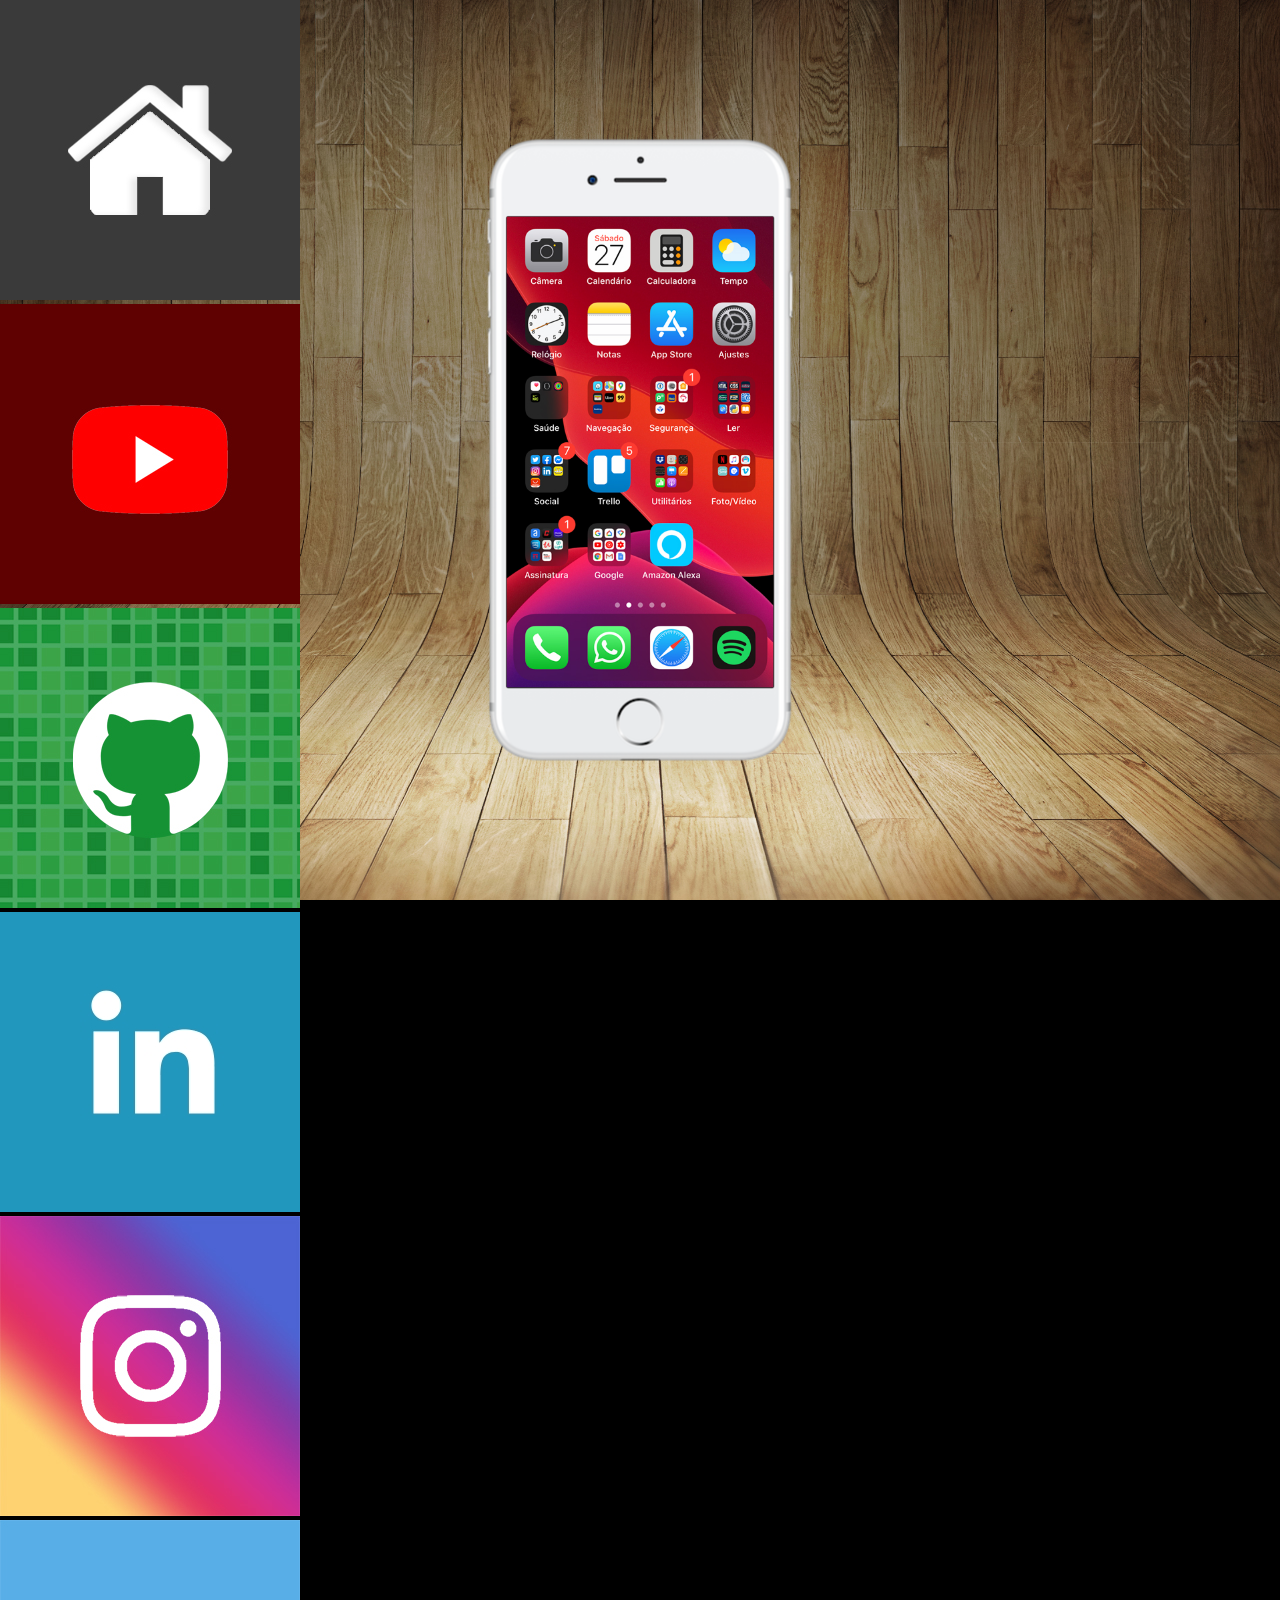
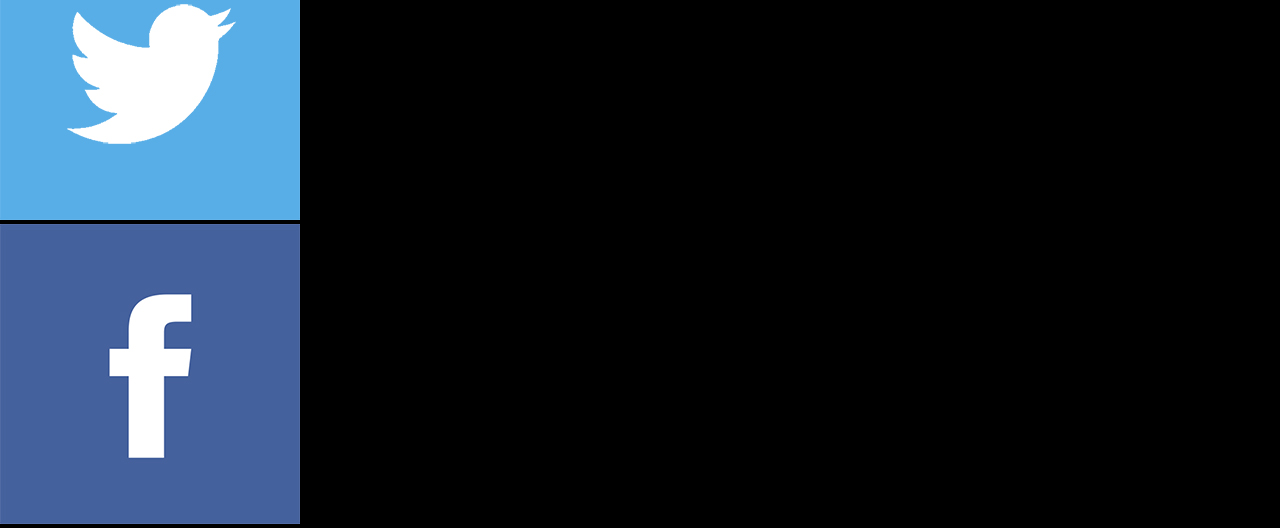
<file: index.html>
<!DOCTYPE html>
<html lang="pt-br">
<head>
    <meta charset="UTF-8">
    <meta name="viewport" content="width=device-width, initial-scale=1.0">
    <link rel="shortcut icon" href="favicon.ico" type="image/x-icon">
    <link rel="stylesheet" href="estilos/style.css">
    <title>Projeto Redes Sociais</title>
</head>
<body>
    <main>
        <section id="telefone">
            <iframe src="home.html" name="tela" id="tela" frameborder="0">
                Seu navegador não é compatível com isso.
            </iframe>
        </section>
        <section id="redes-sociais">
            <a href="home.html" target="tela"><img src="imagens/logo-home.jpg" alt="Home"></a><br>
            <a href="youtube.html" target="tela"><img src="imagens/logo-youtube.jpg" alt="YouTube"></a><br>
            <a href="github.html" target="tela"><img src="imagens/logo-github.jpg" alt="GitHub"></a><br>
            <a href="linkedin.html" target="tela"><img src="imagens/logo-linkedin.jpg" alt="LinkedIn"></a><br>
            <a href="instagram.html" target="tela"><img src="imagens/logo-instagram.jpg" alt="Instagram"></a><br>
            <a href="twitter.html" target="tela"><img src="imagens/logo-twitter.jpg" alt="Twitter"></a><br>
            <a href="facebook.html" target="tela"><img src="imagens/logo-facebook.jpg" alt="Facebook"></a>
        </section>
    </main>
</body>
</html>
</file>
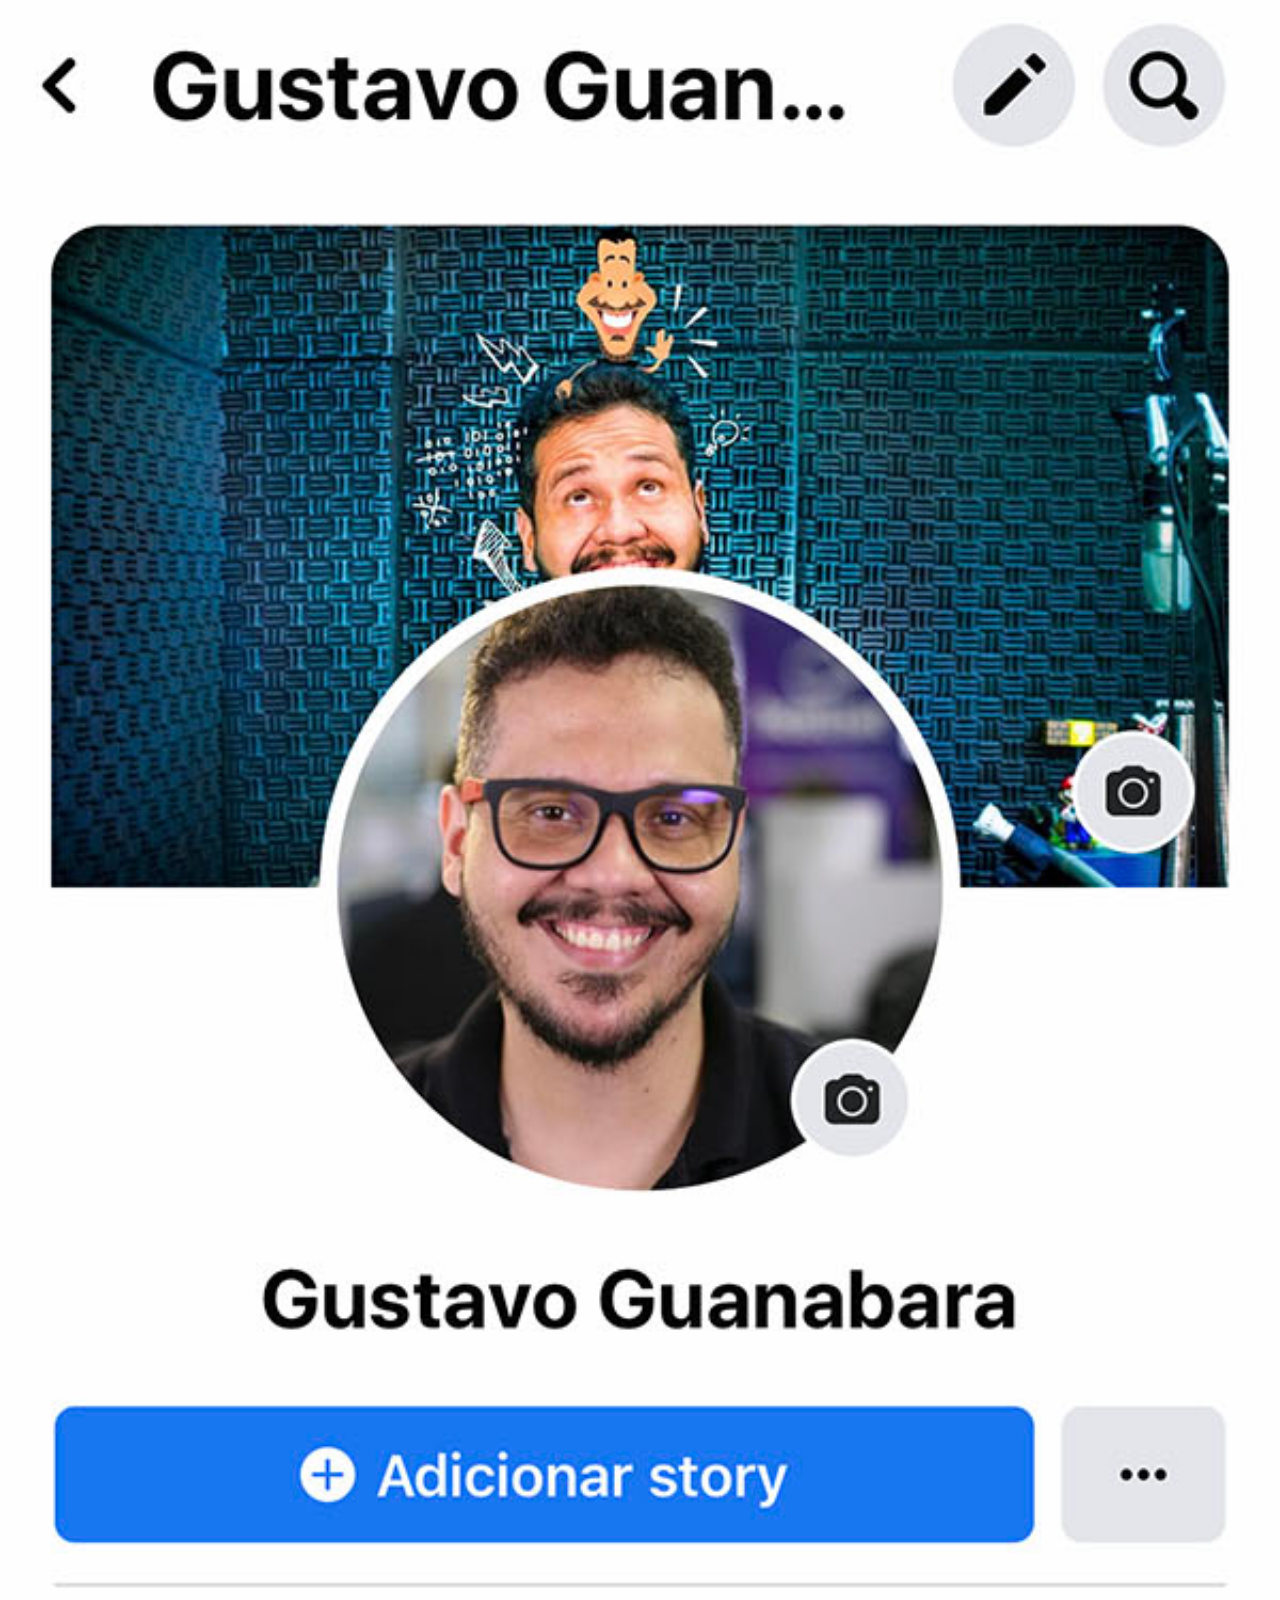
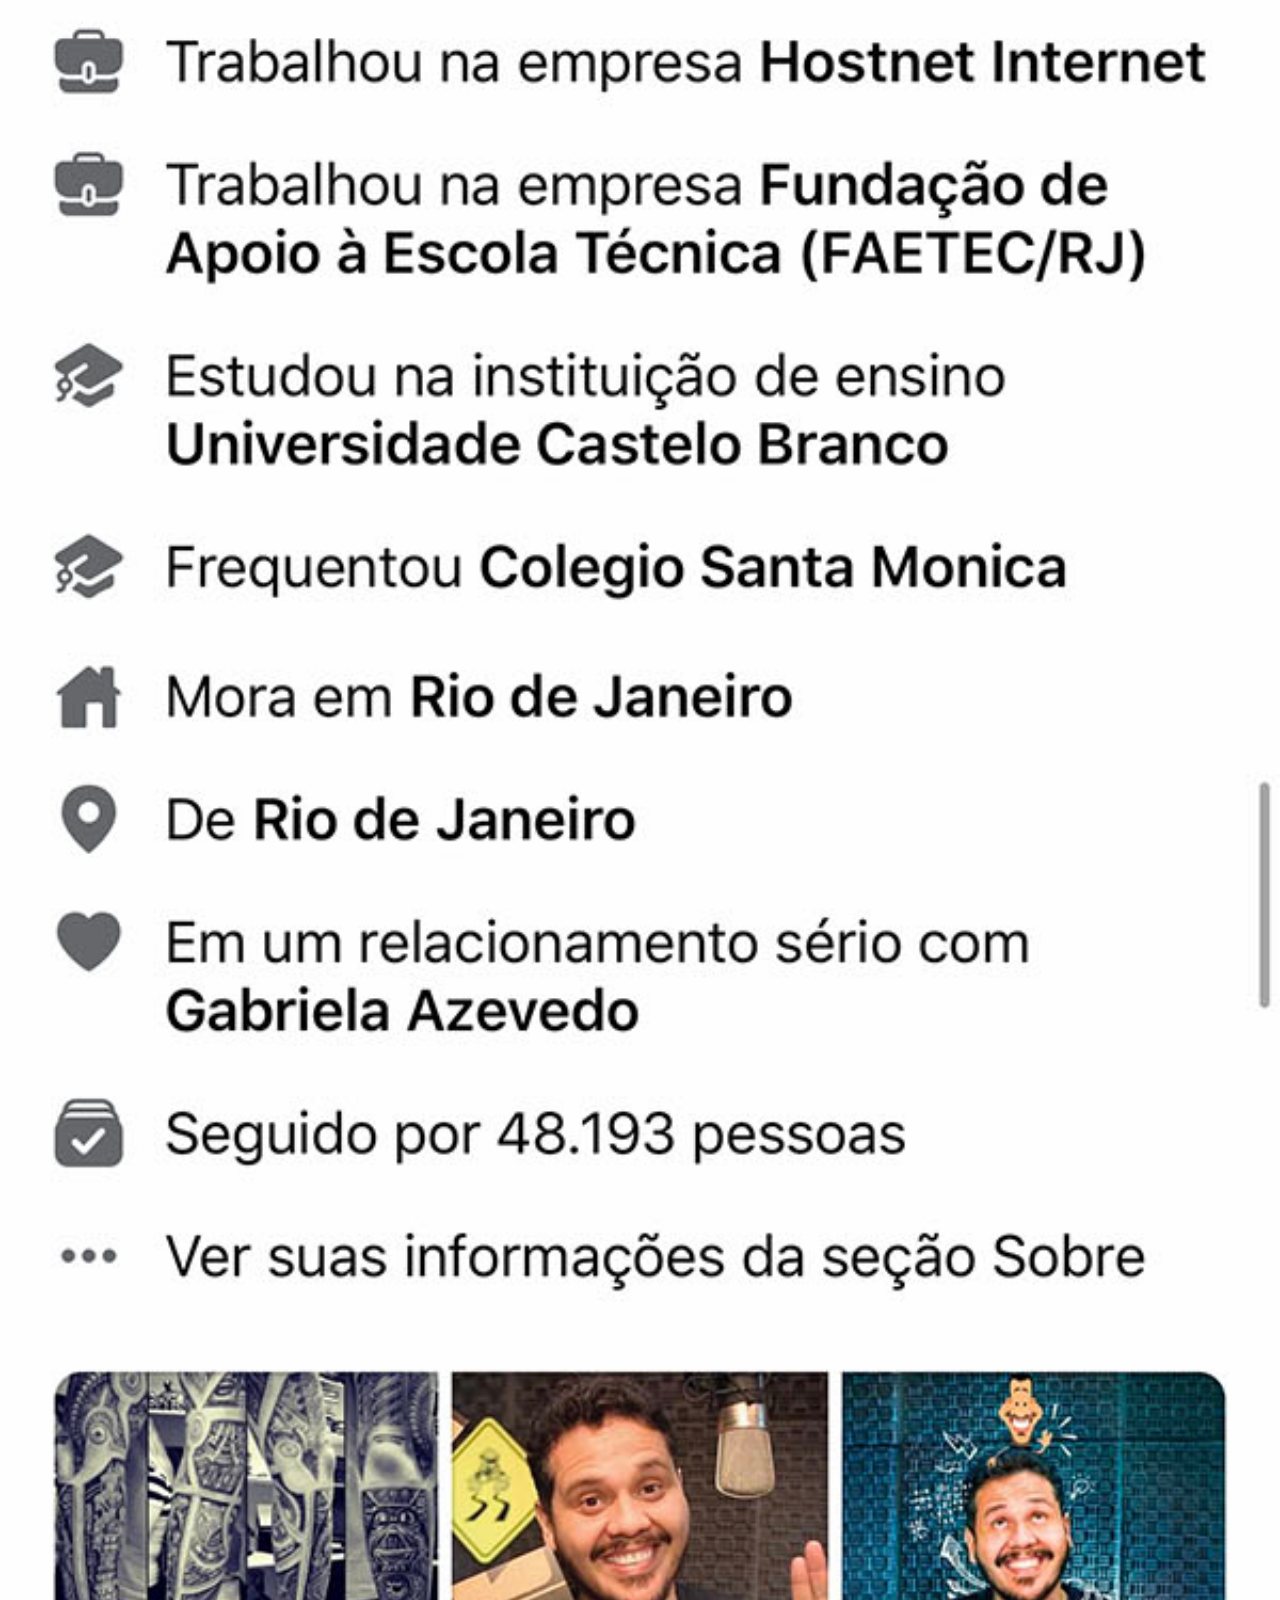
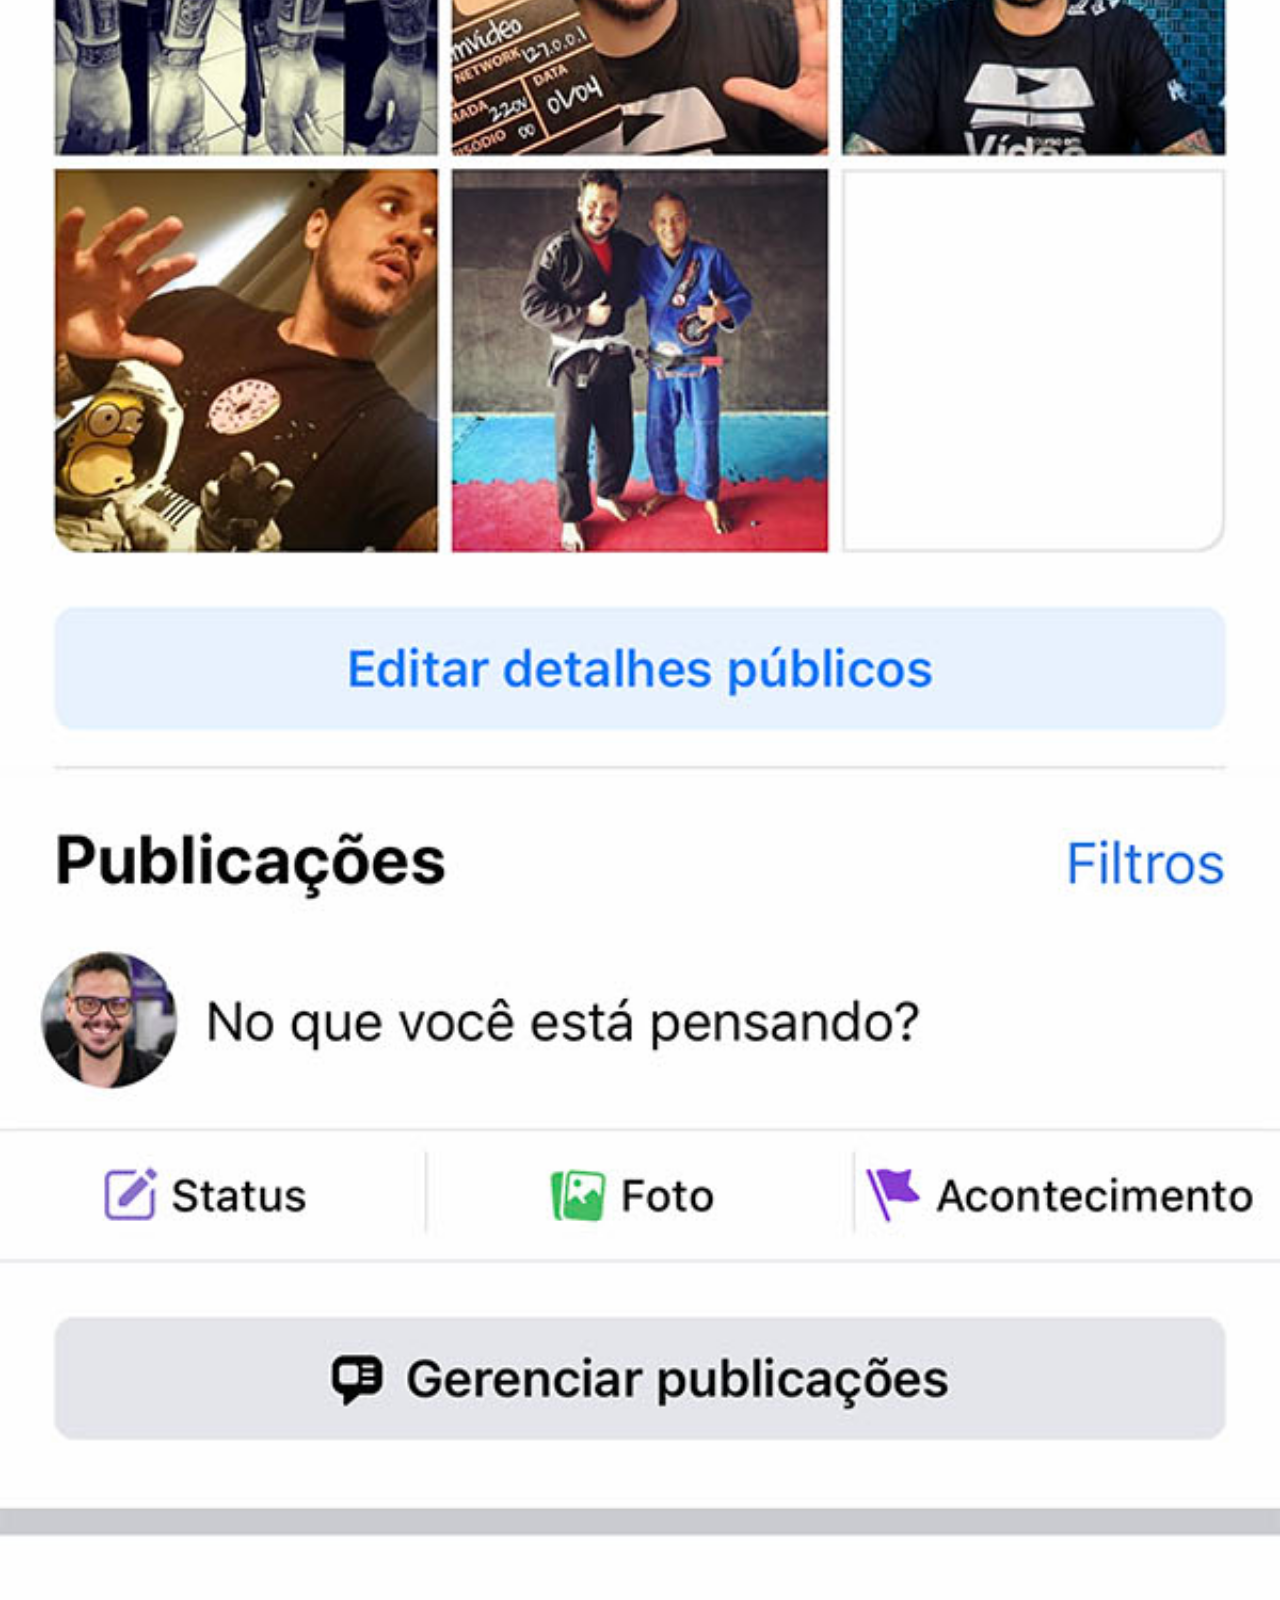
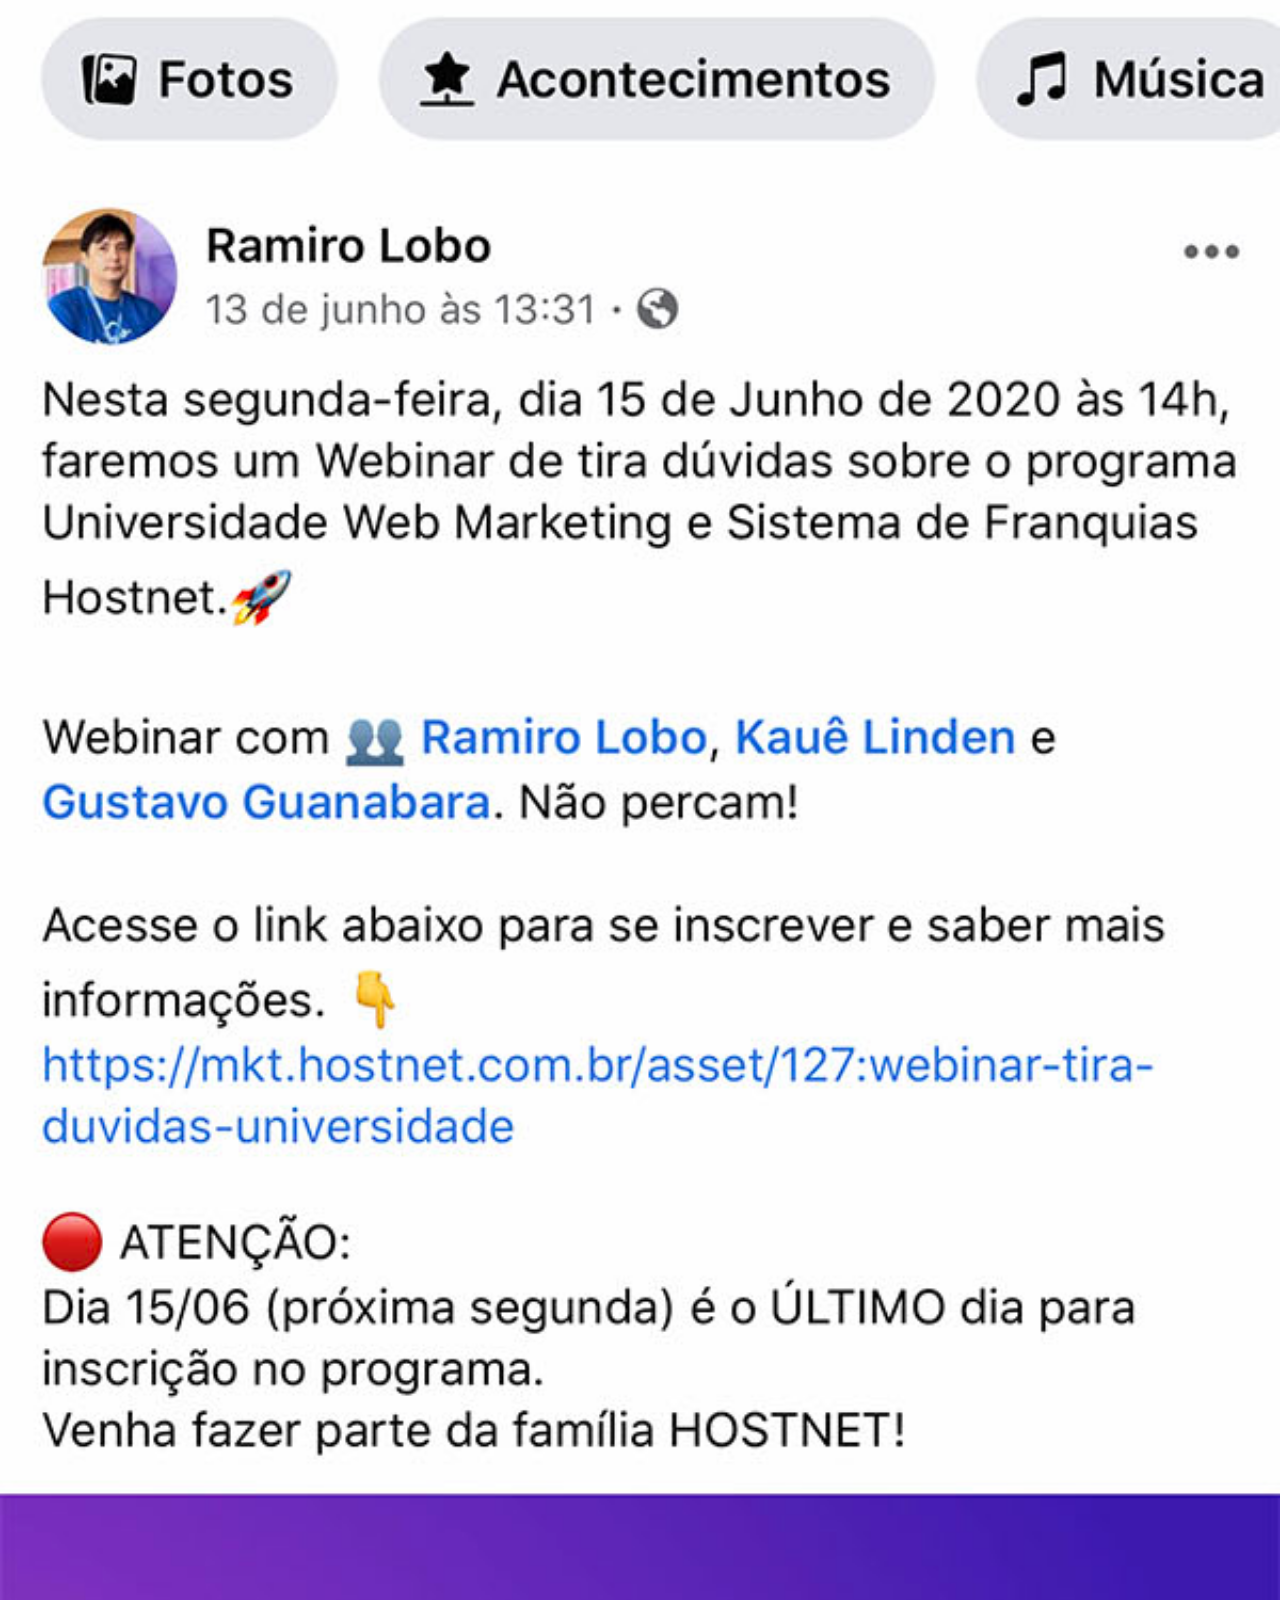
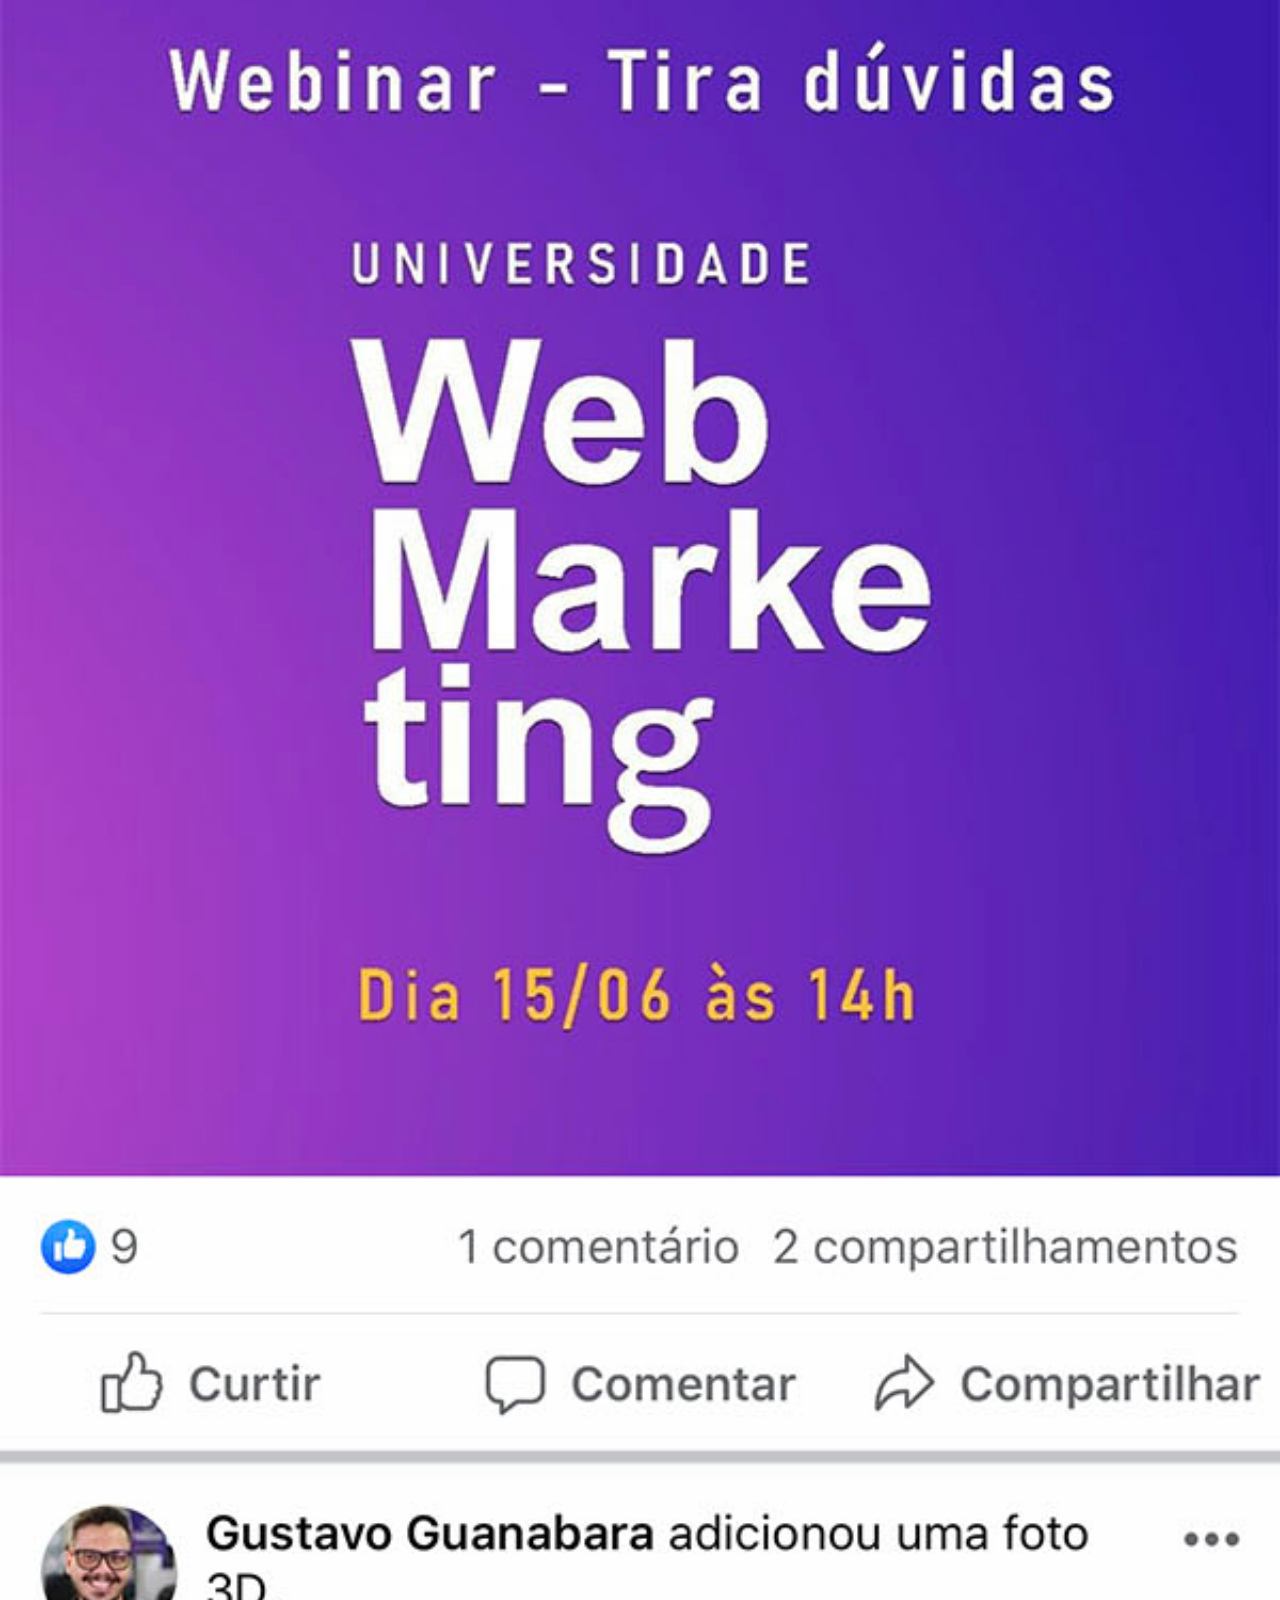
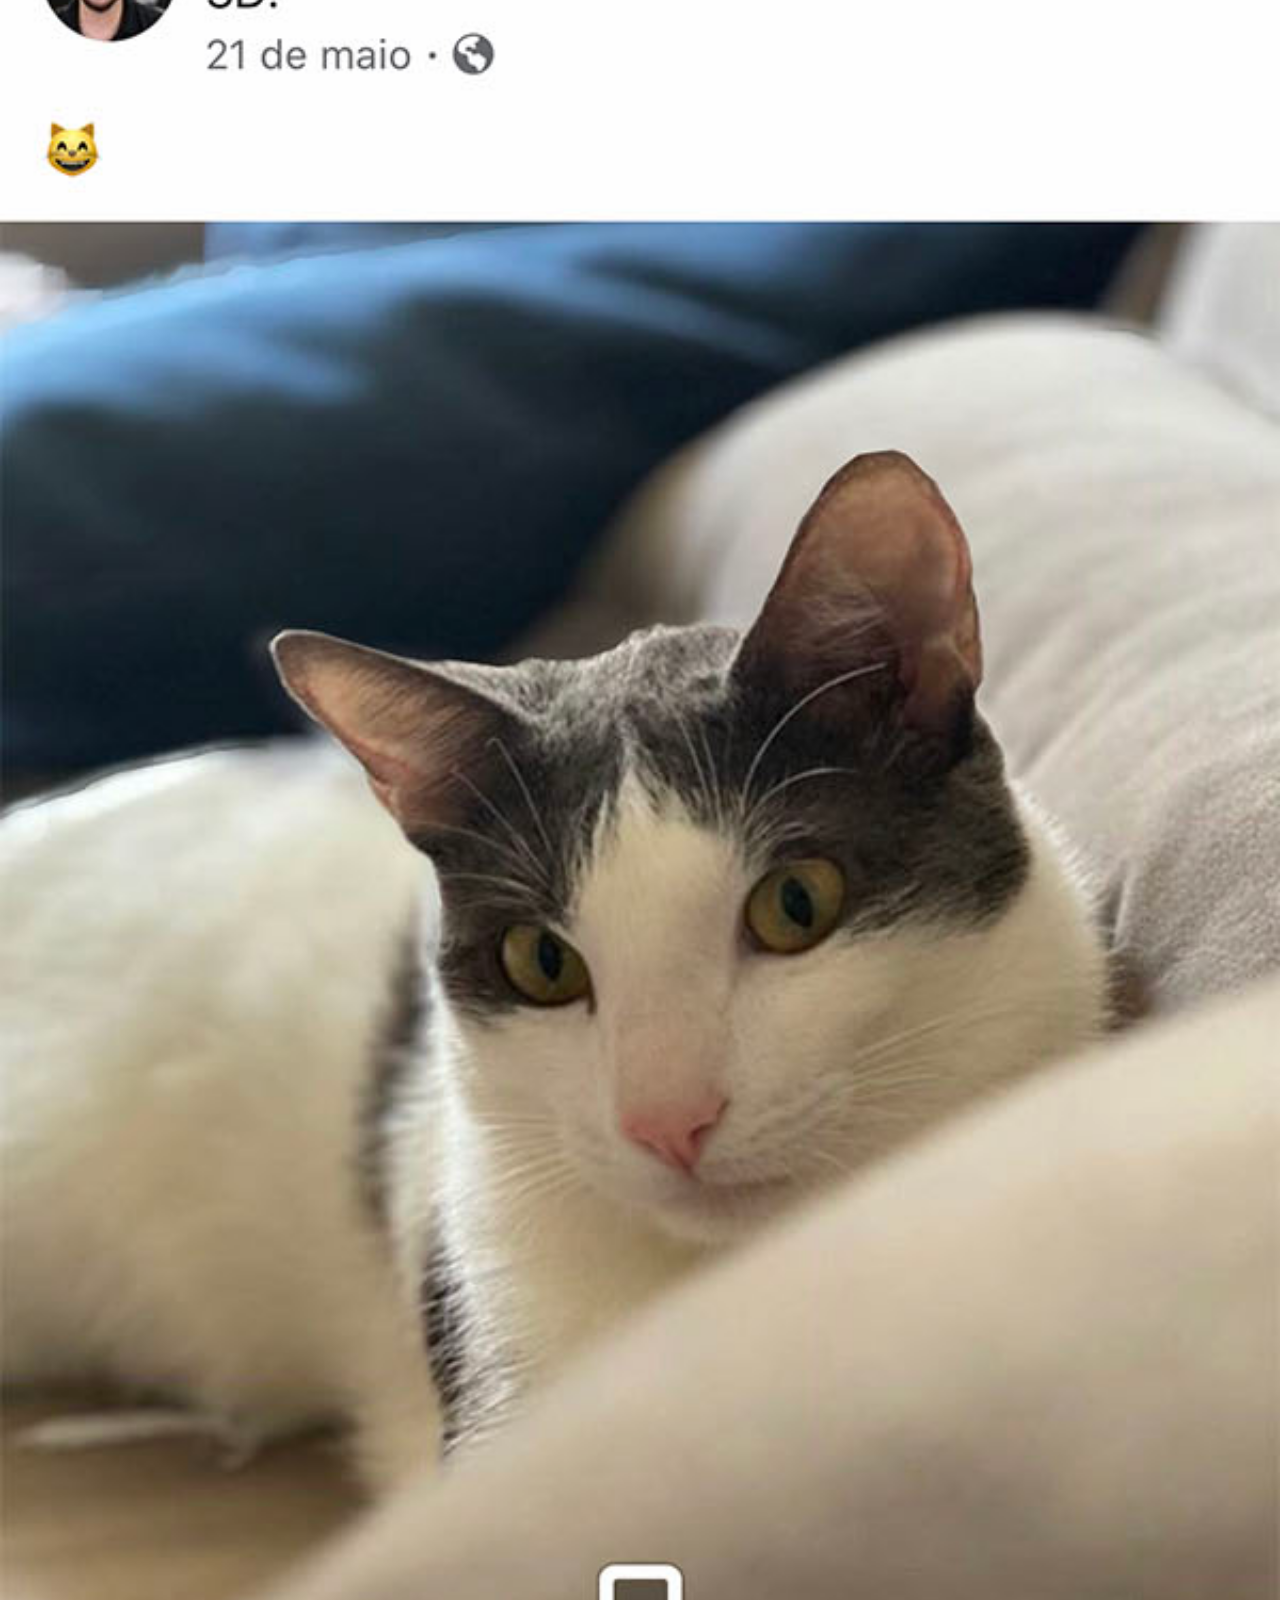
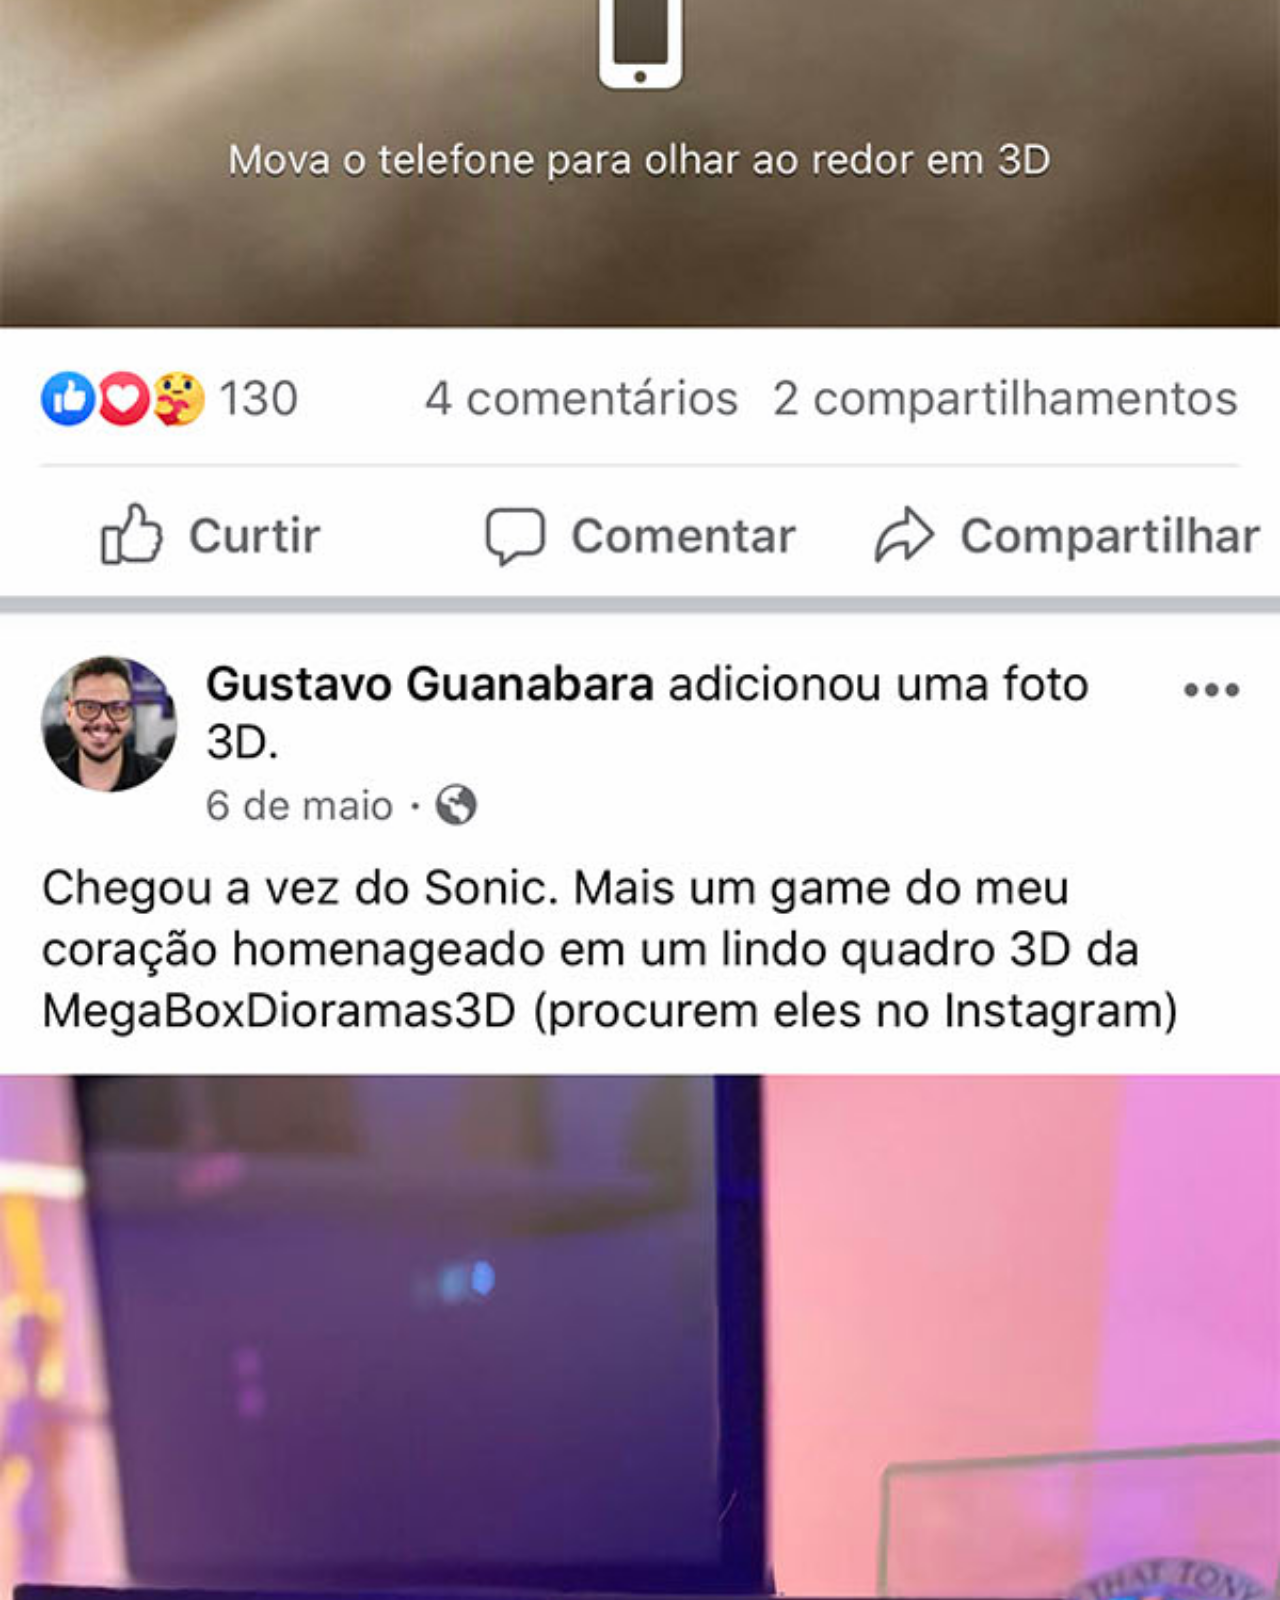
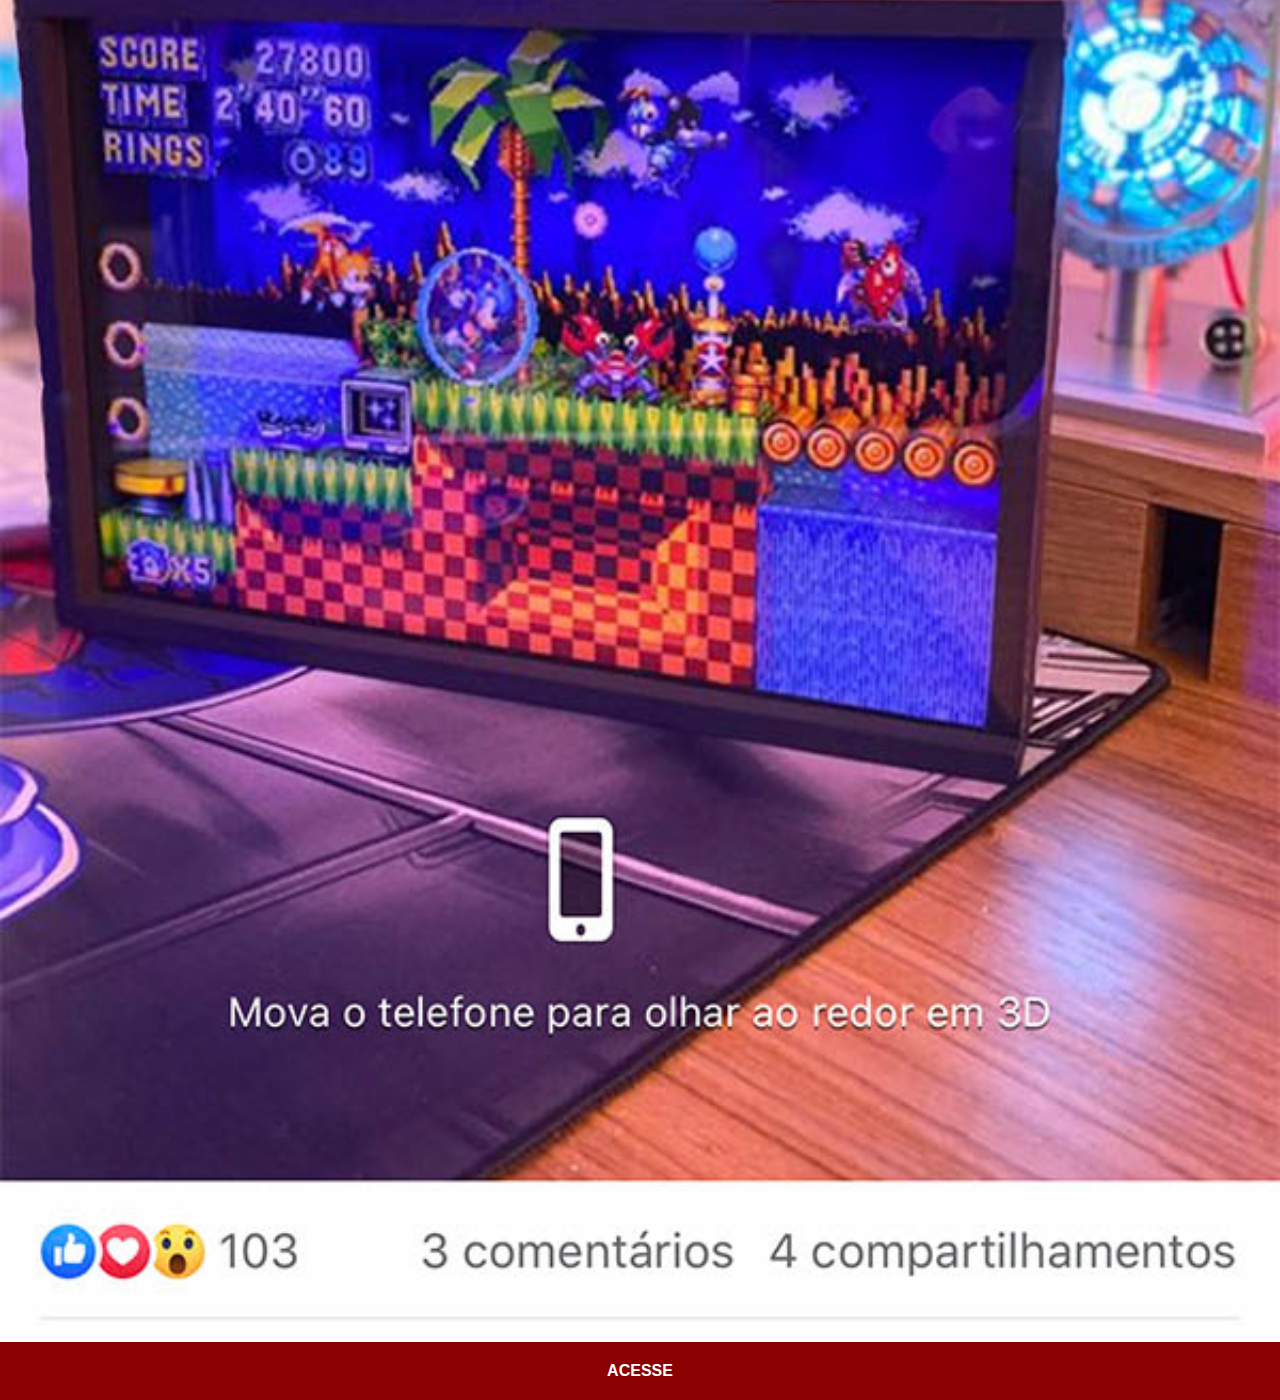
<file: facebook.html>
<!DOCTYPE html>
<html lang="pt-br">
<head>
    <meta charset="UTF-8">
    <meta name="viewport" content="width=device-width, initial-scale=1.0">
    <link rel="stylesheet" href="estilos/social.css">
    <title>Facebook</title>
</head>
<body>
    <img src="imagens/tela-facebook.jpg" alt="Facebook">
    <a href="https://www.facebook.com/dieg0.cp" target="_blank">ACESSE</a>
</body>
</html>
</file>
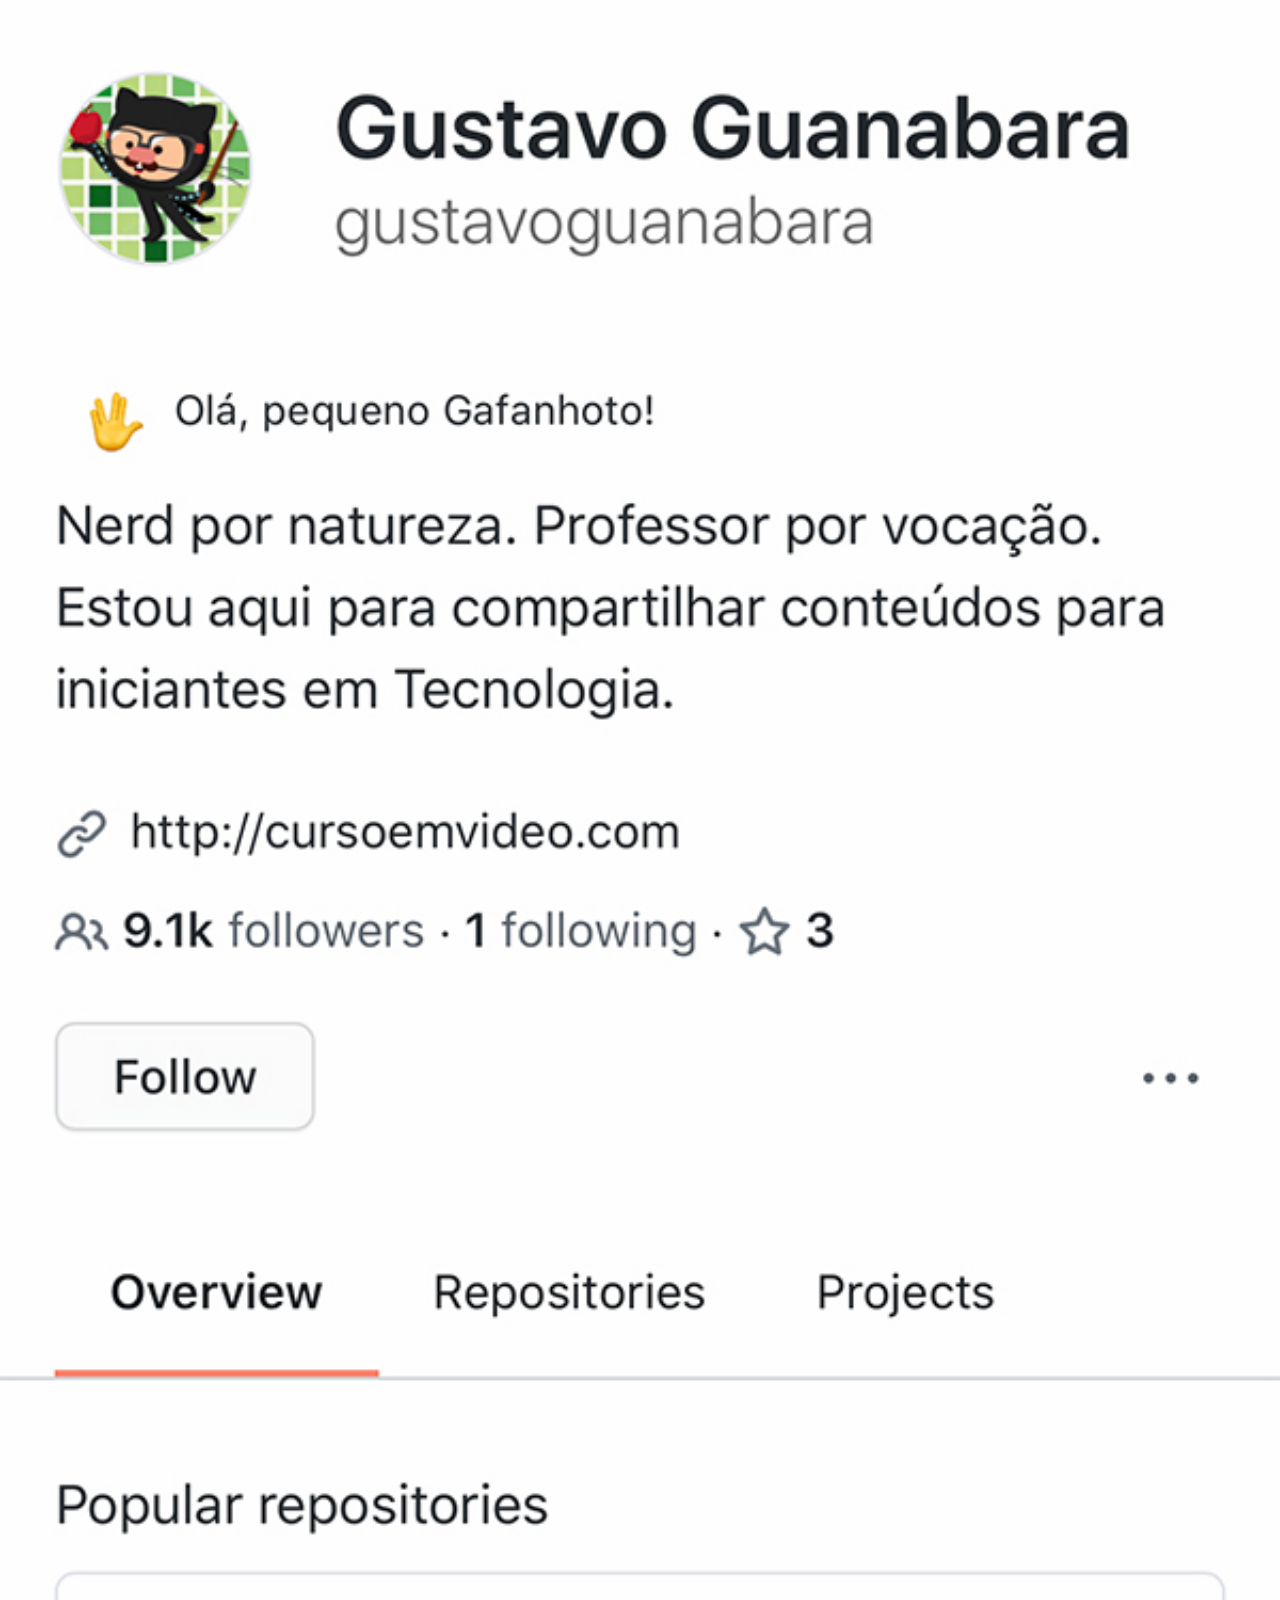
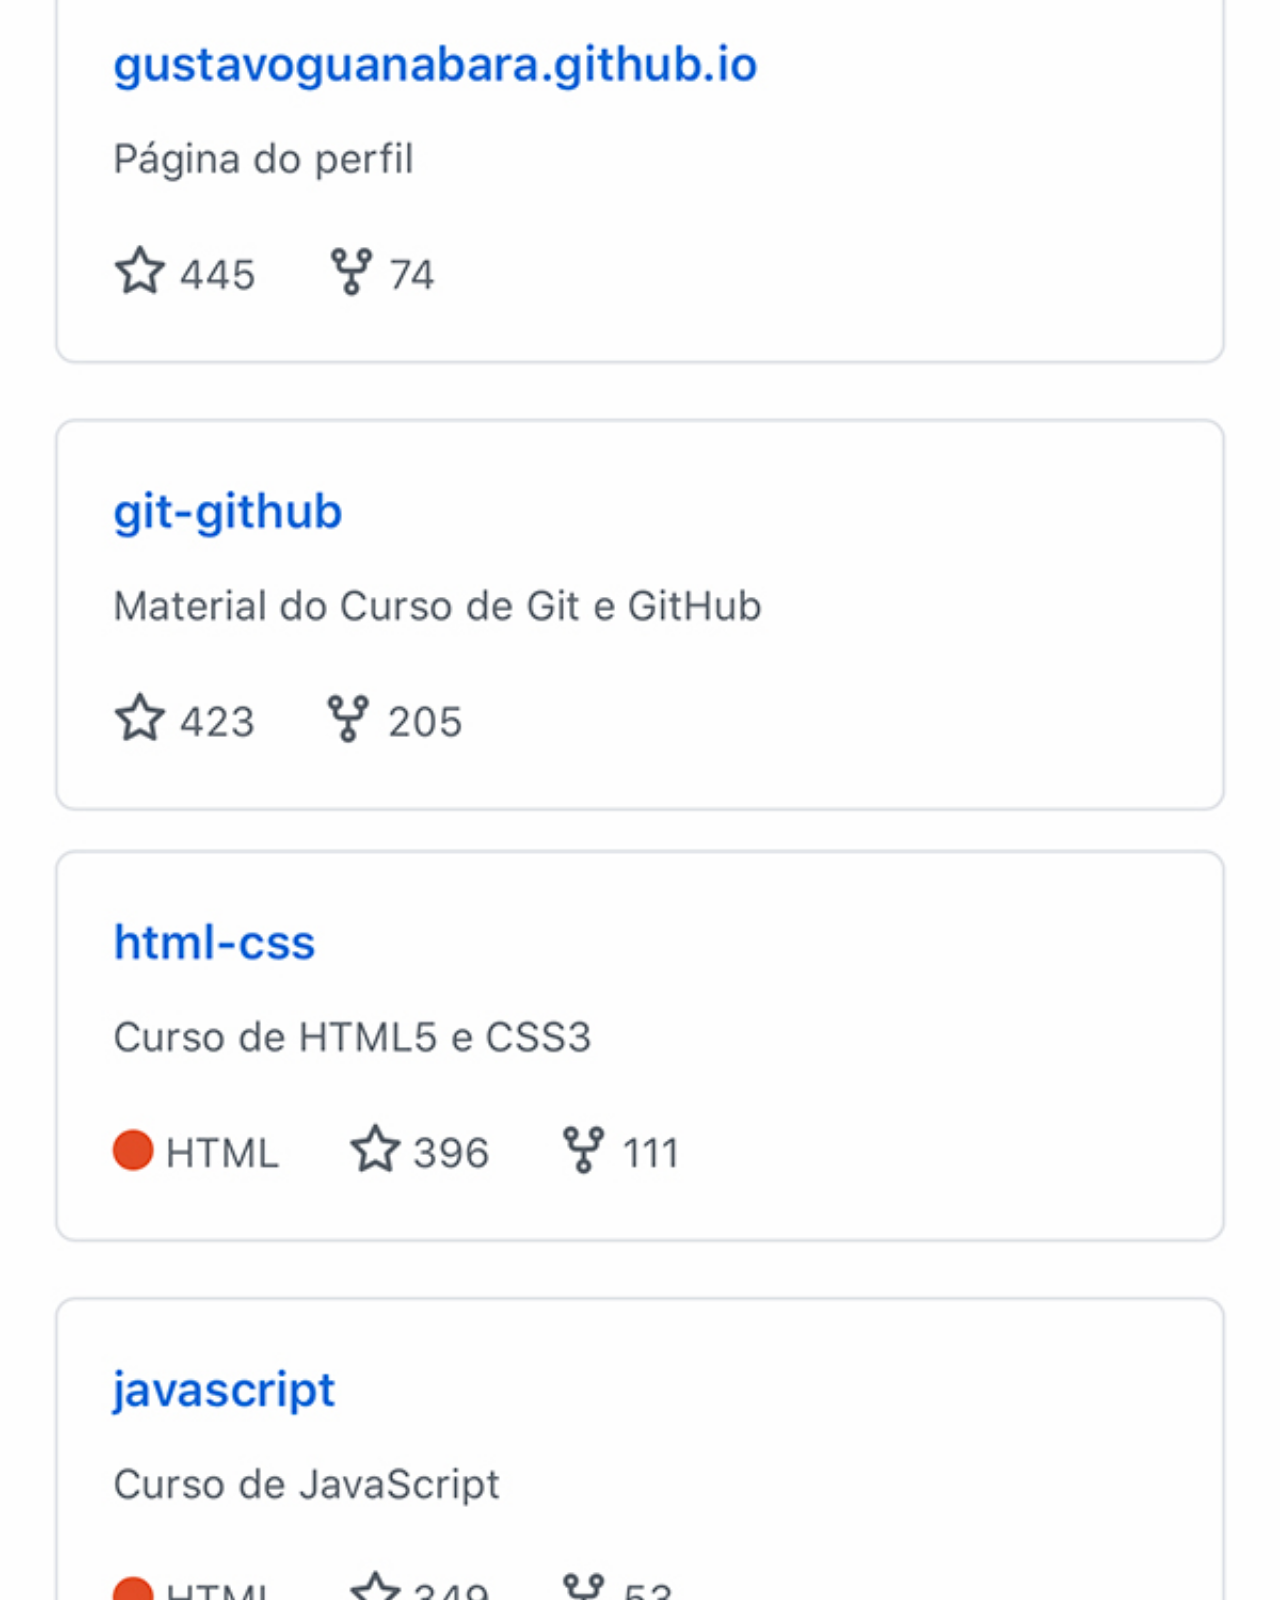
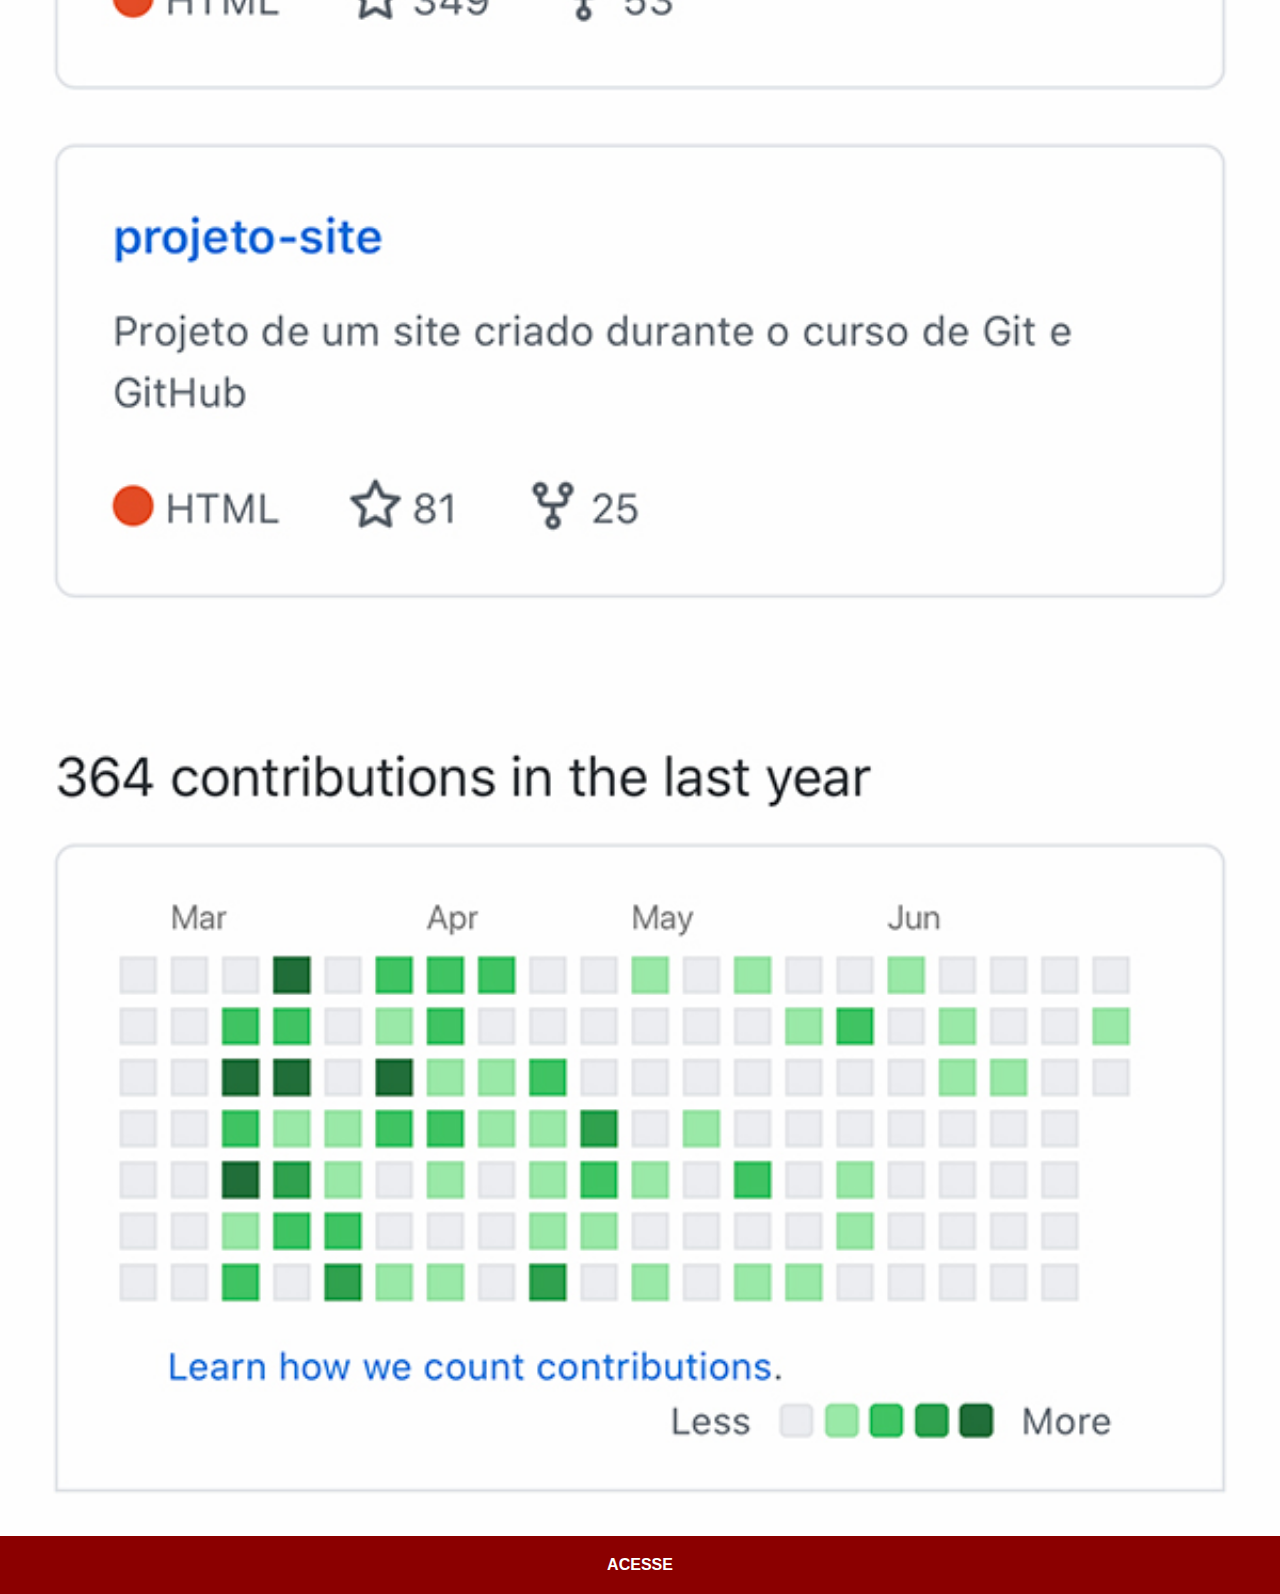
<file: github.html>
<!DOCTYPE html>
<html lang="pt-br">
<head>
    <meta charset="UTF-8">
    <meta name="viewport" content="width=device-width, initial-scale=1.0">
    <link rel="stylesheet" href="estilos/social.css">
    <title>GitHub</title>
</head>
<body>
    <img src="imagens/tela-github.jpg" alt="GitHub">
    <a href="https://github.com/cpdiego" target="_blank">ACESSE</a>
</body>
</html>
</file>
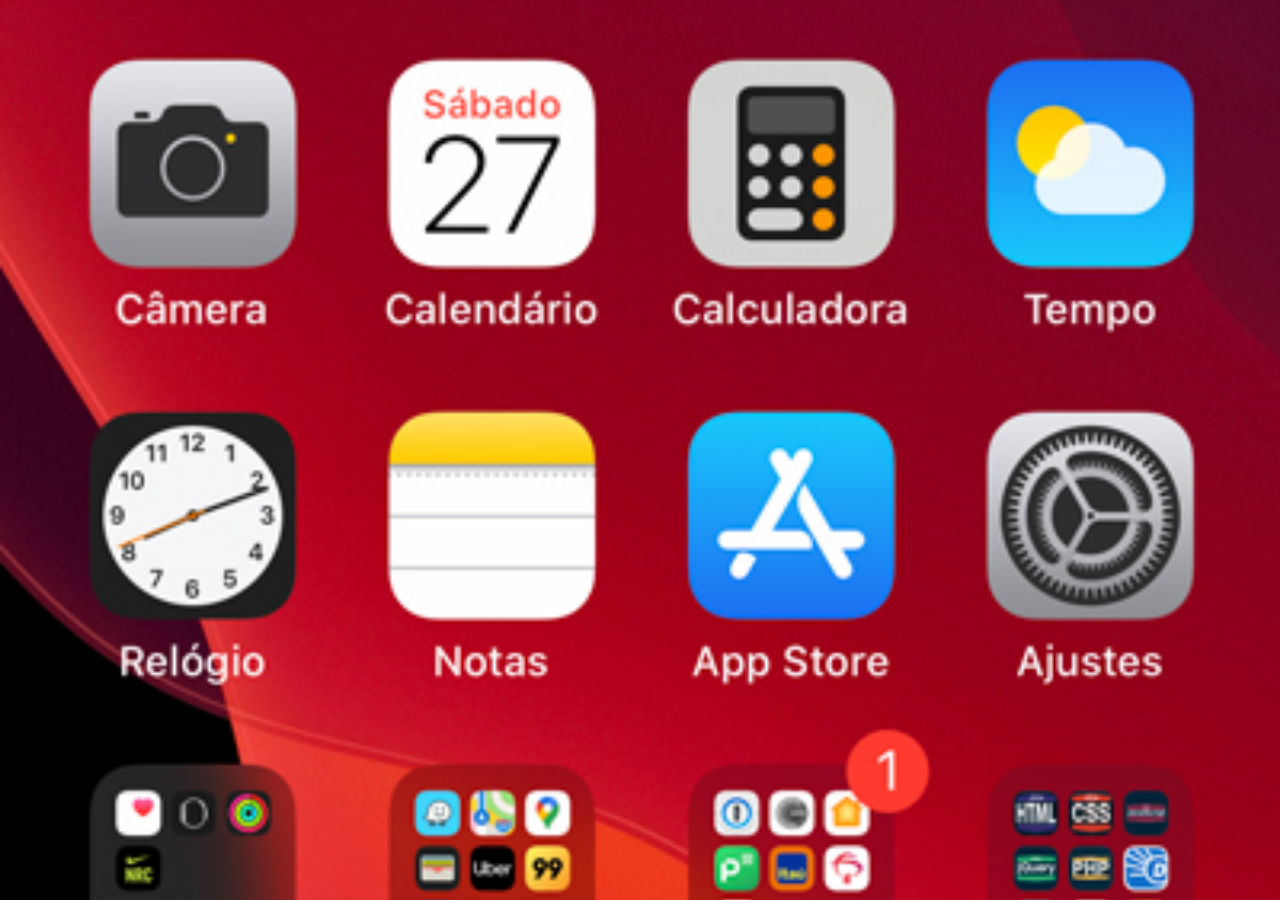
<file: home.html>
<!DOCTYPE html>
<html lang="pt-br">
<head>
    <meta charset="UTF-8">
    <meta name="viewport" content="width=device-width, initial-scale=1.0">
    <title>Home</title>
</head>
<style>
    * {
        margin: 0px;
        padding: 0px;
    }

    body {
        width: 100vw;
        height: 100hv;
        background: black url('imagens/tela-home.jpg') no-repeat top center;
        background-size: cover;
    }
</style>
<body>
    
</body>
</html>
</file>
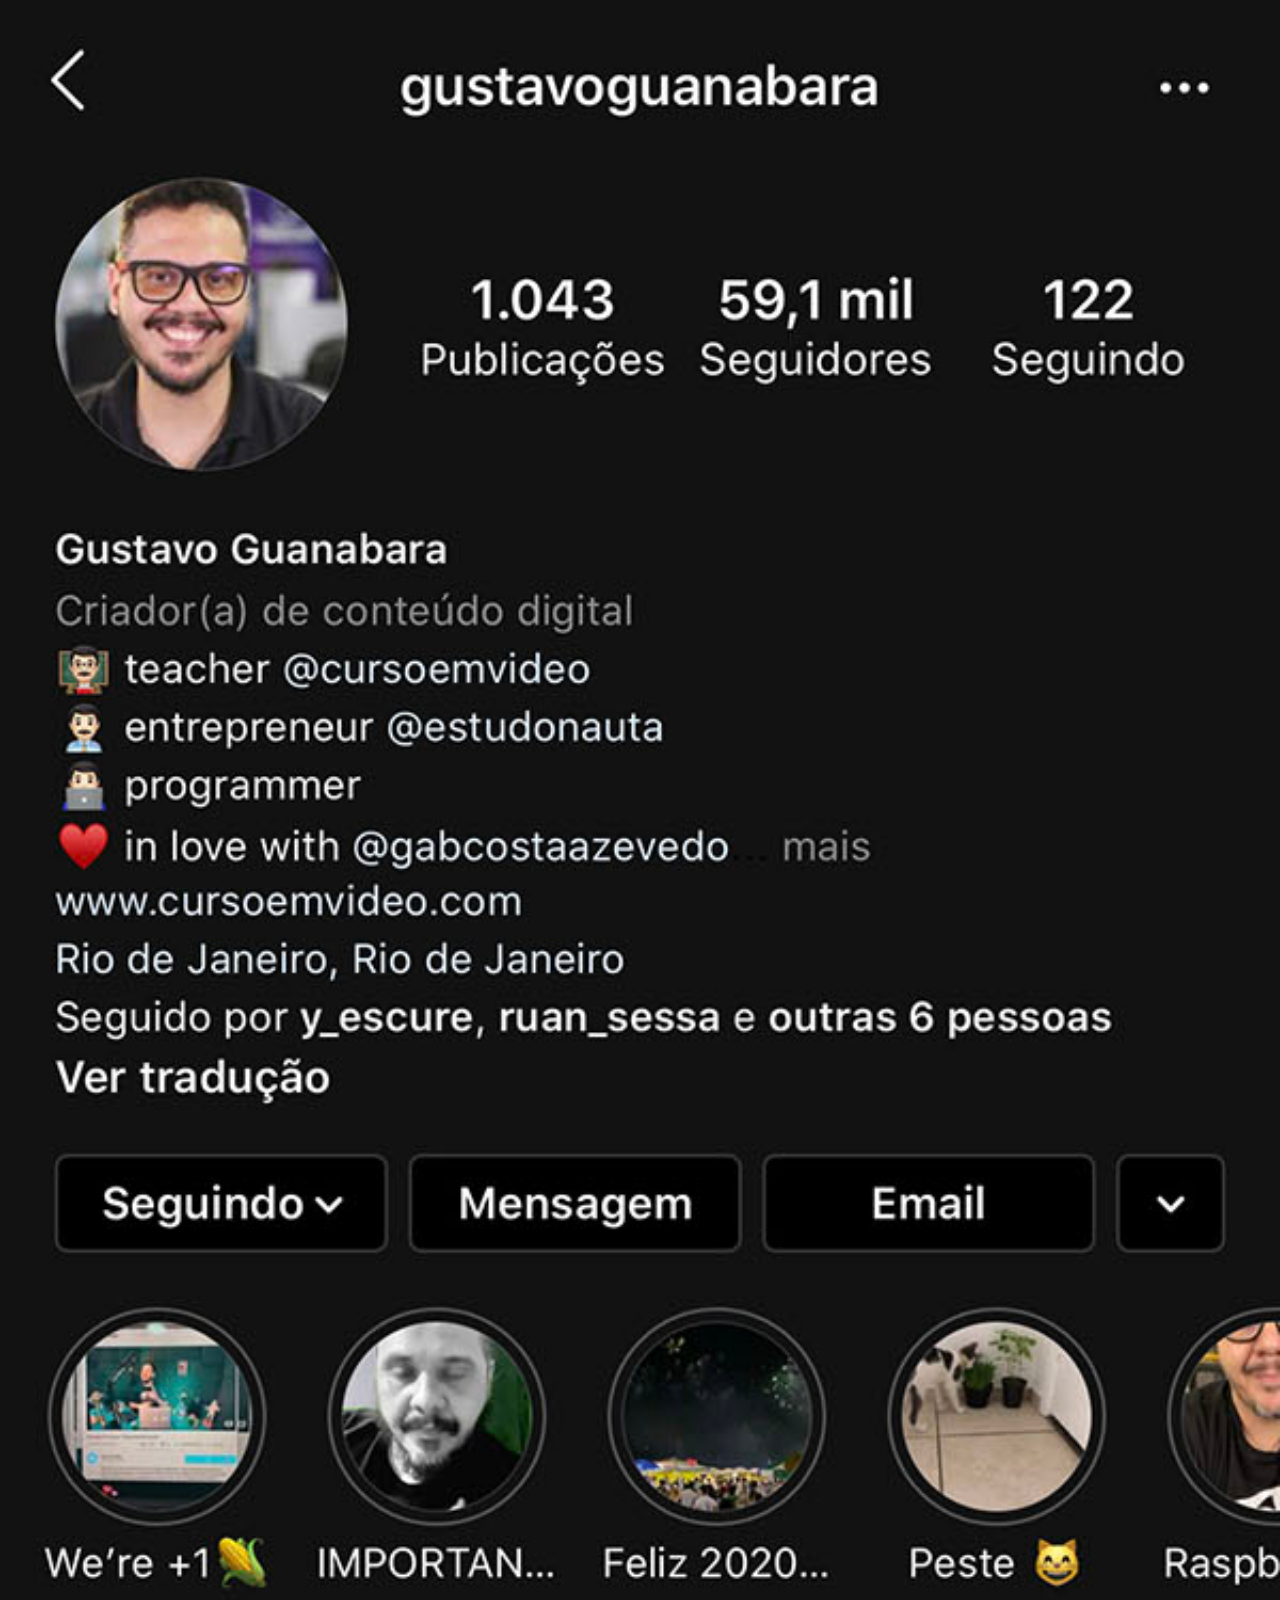
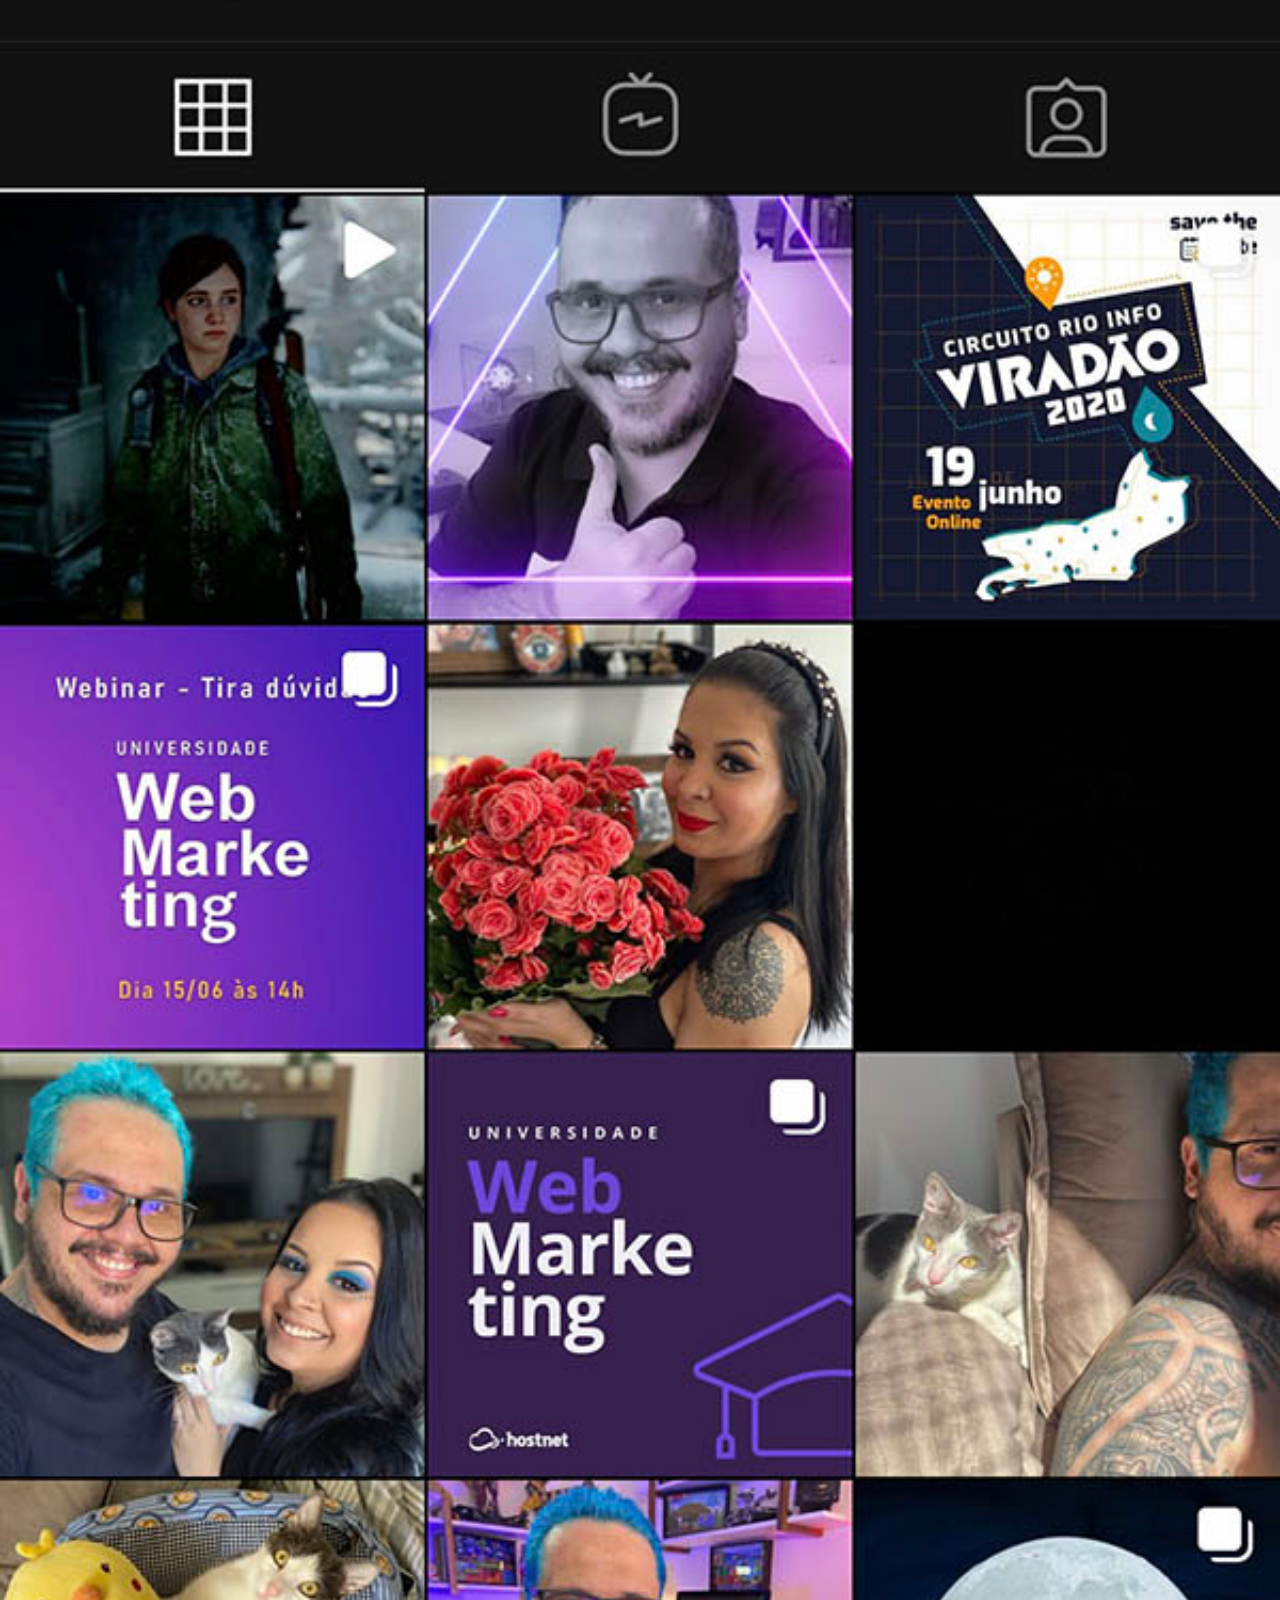
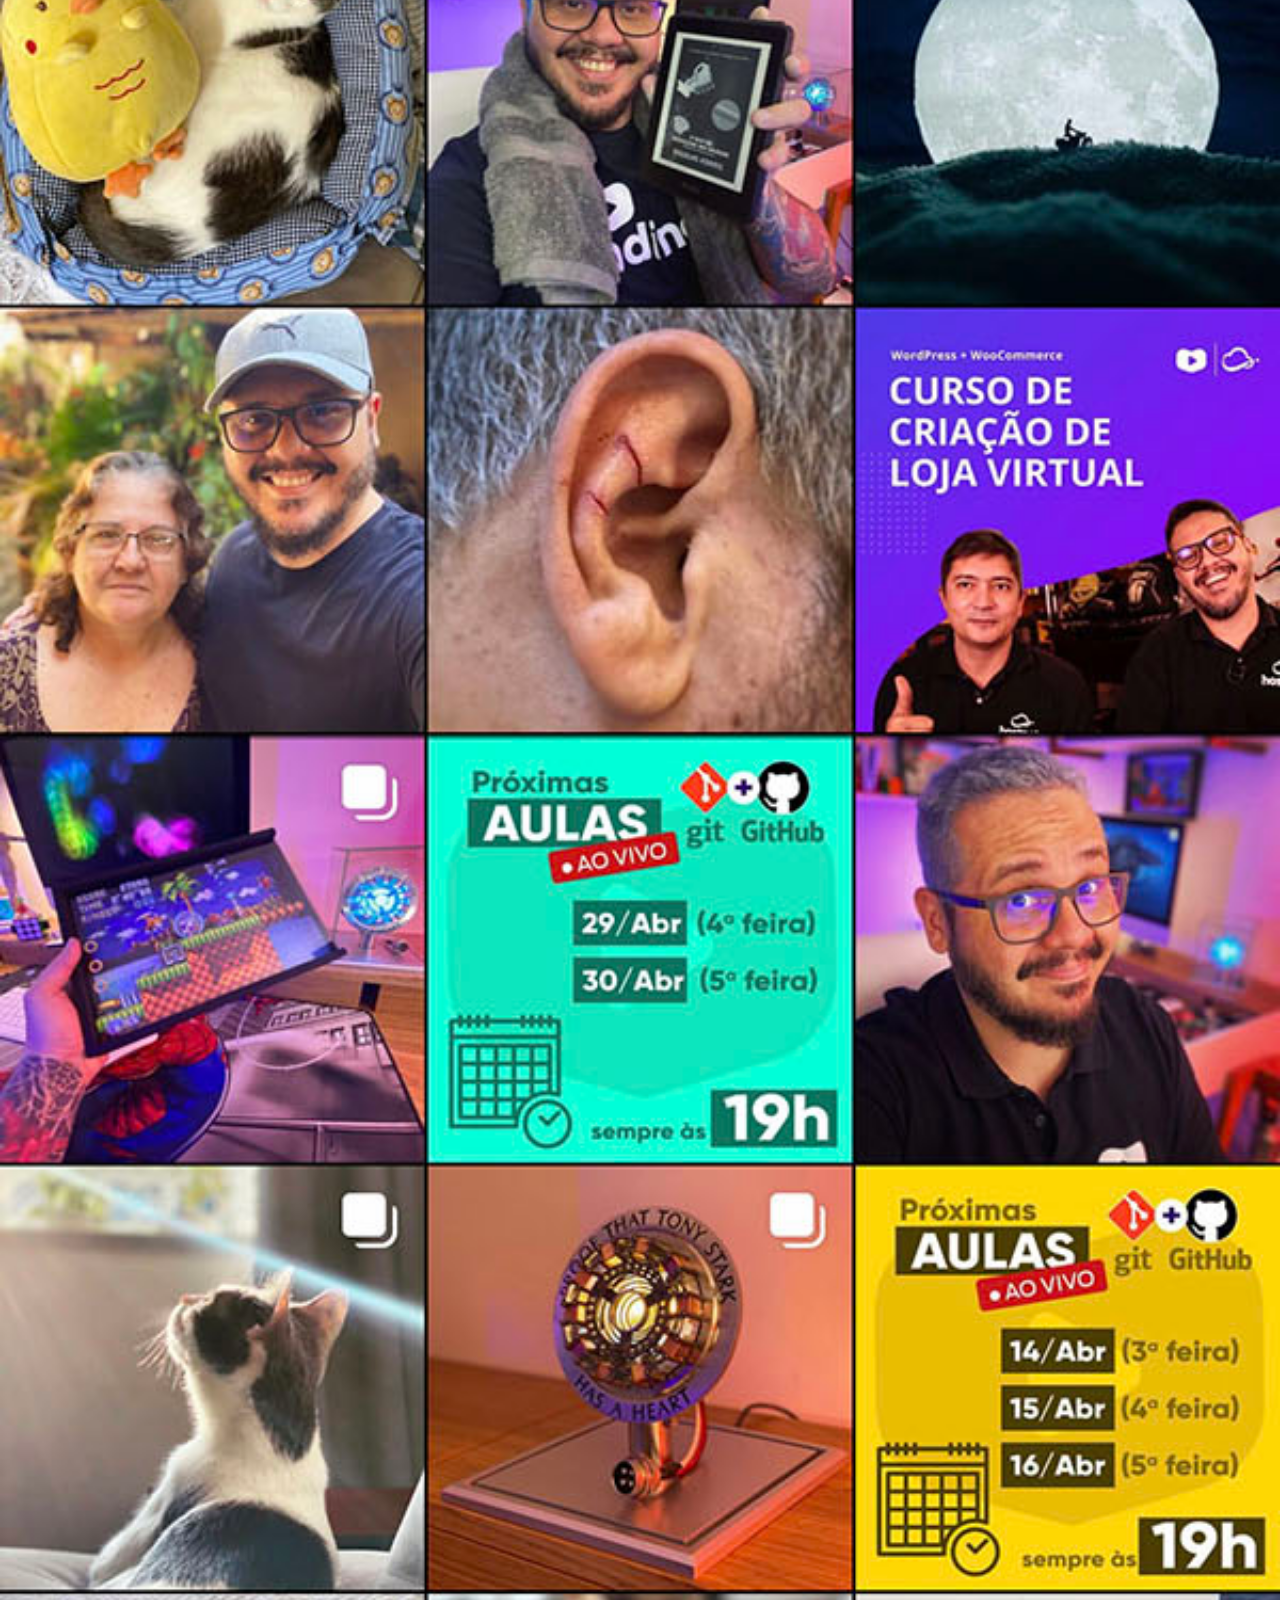
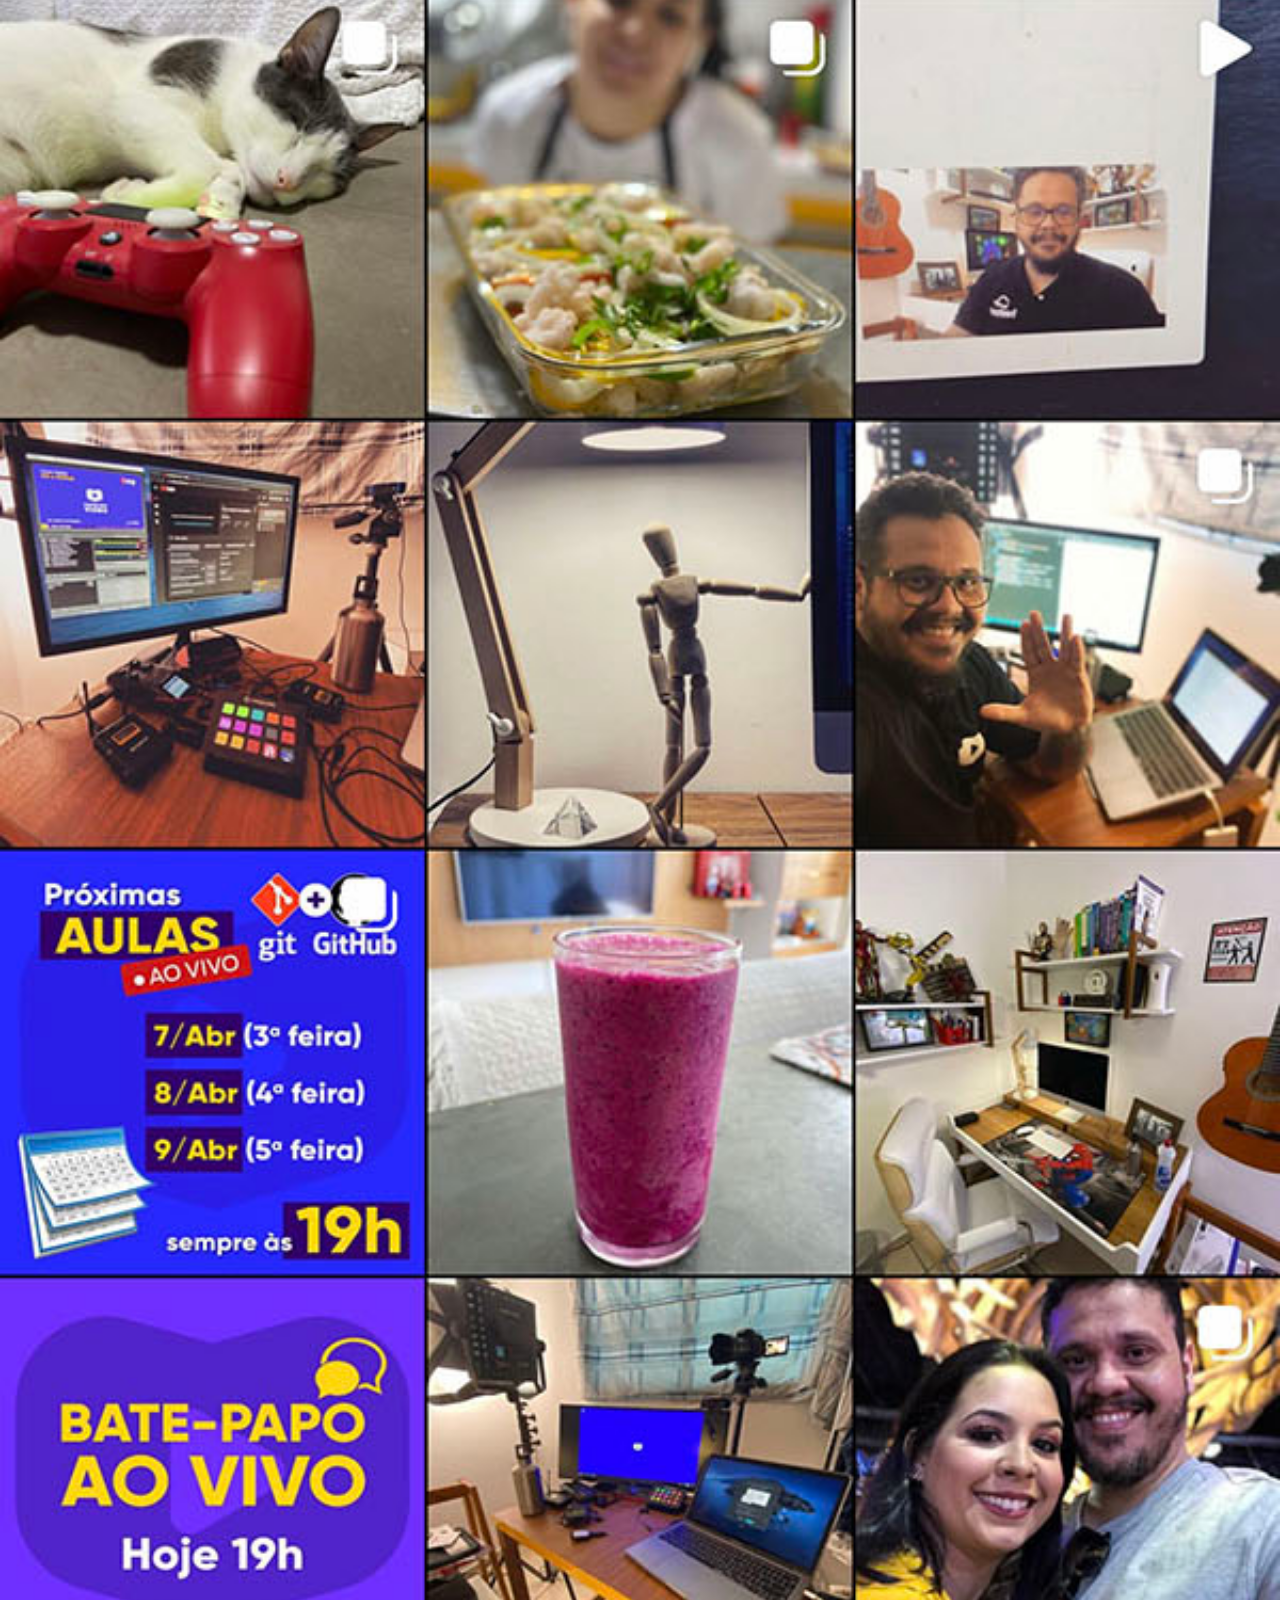
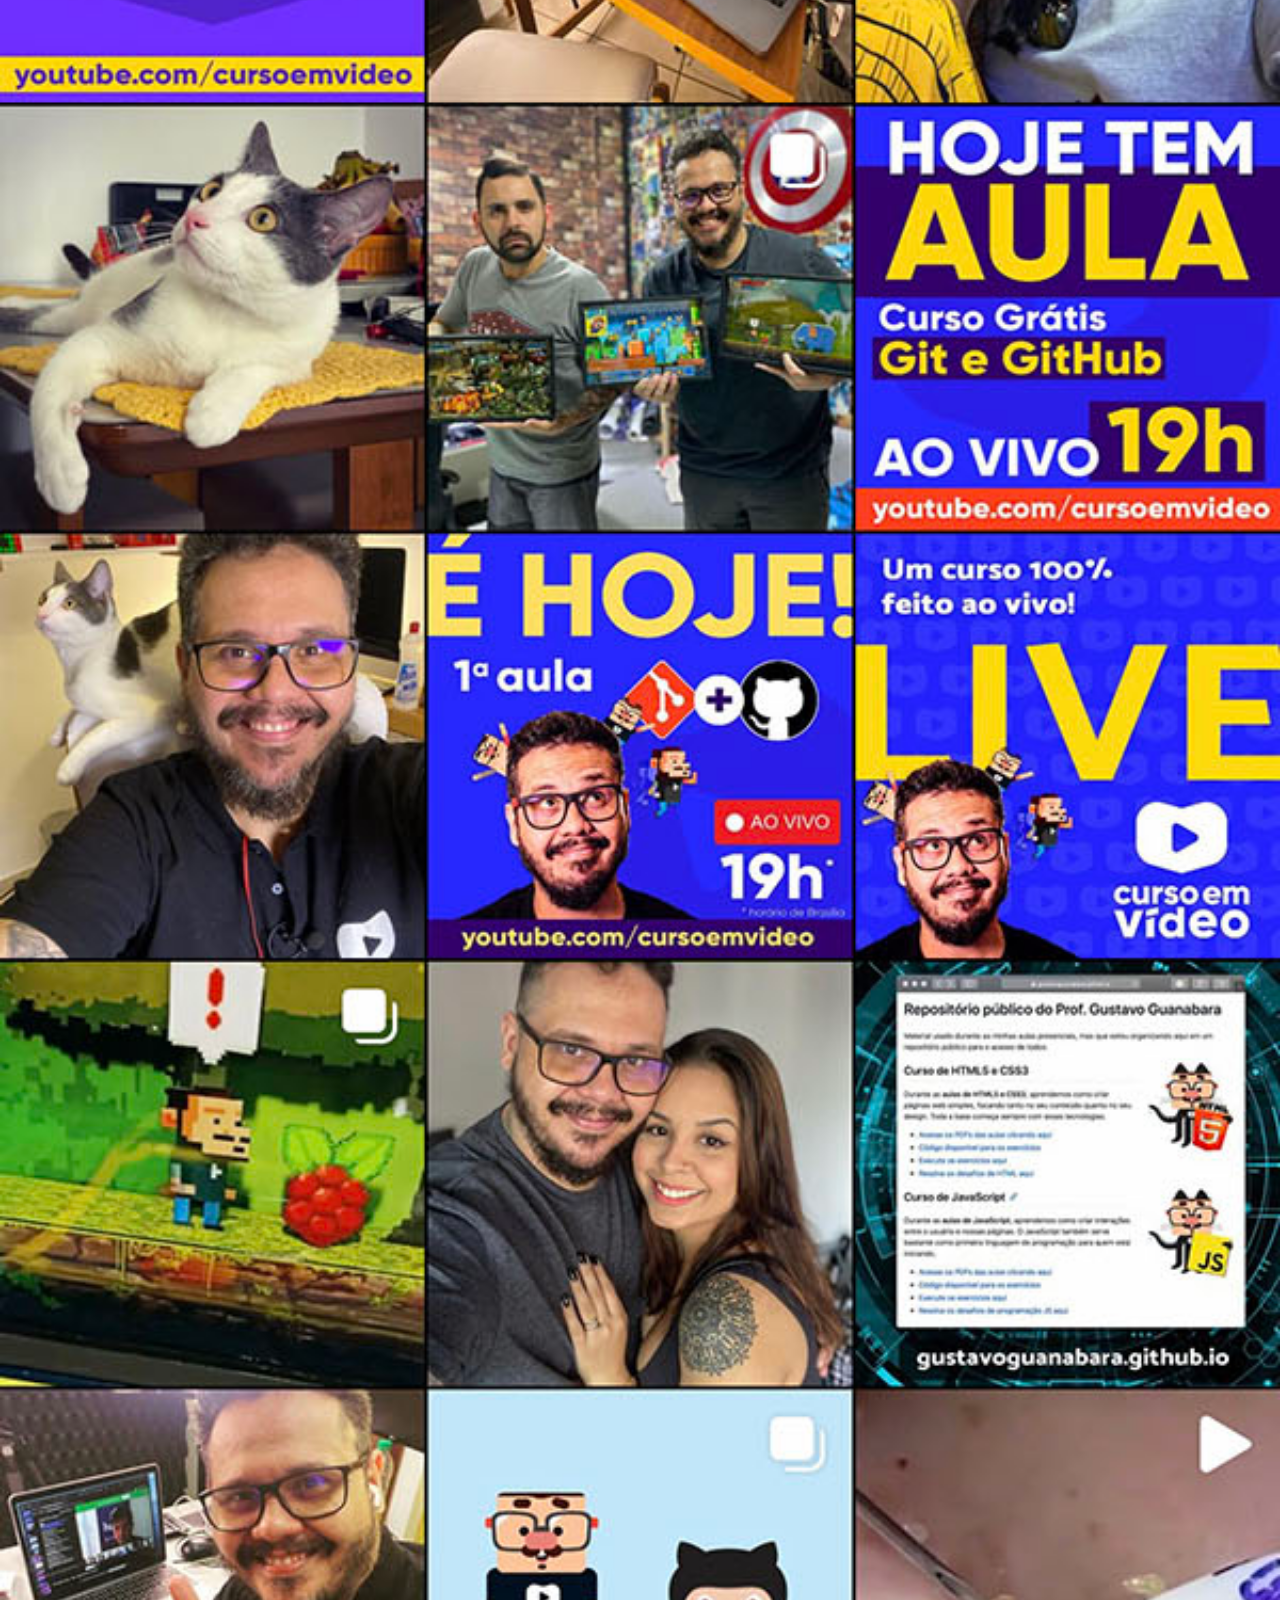
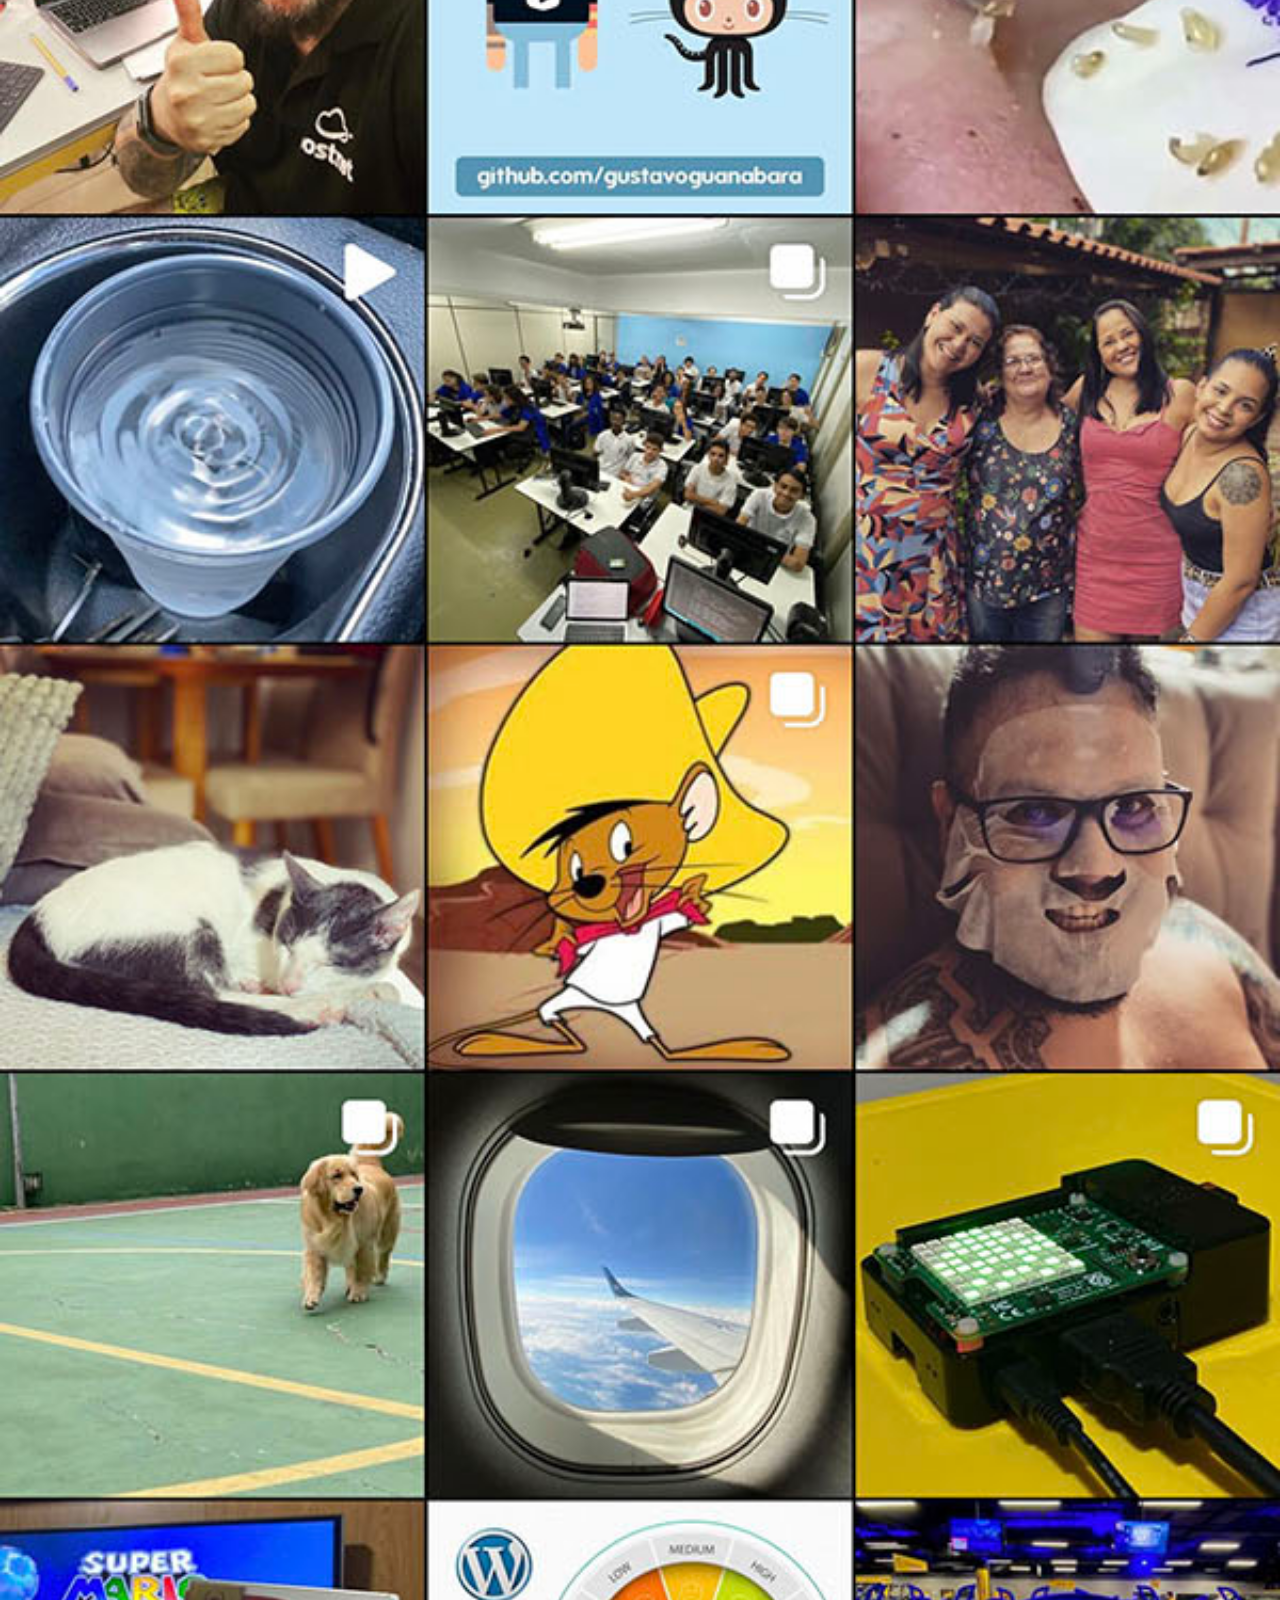
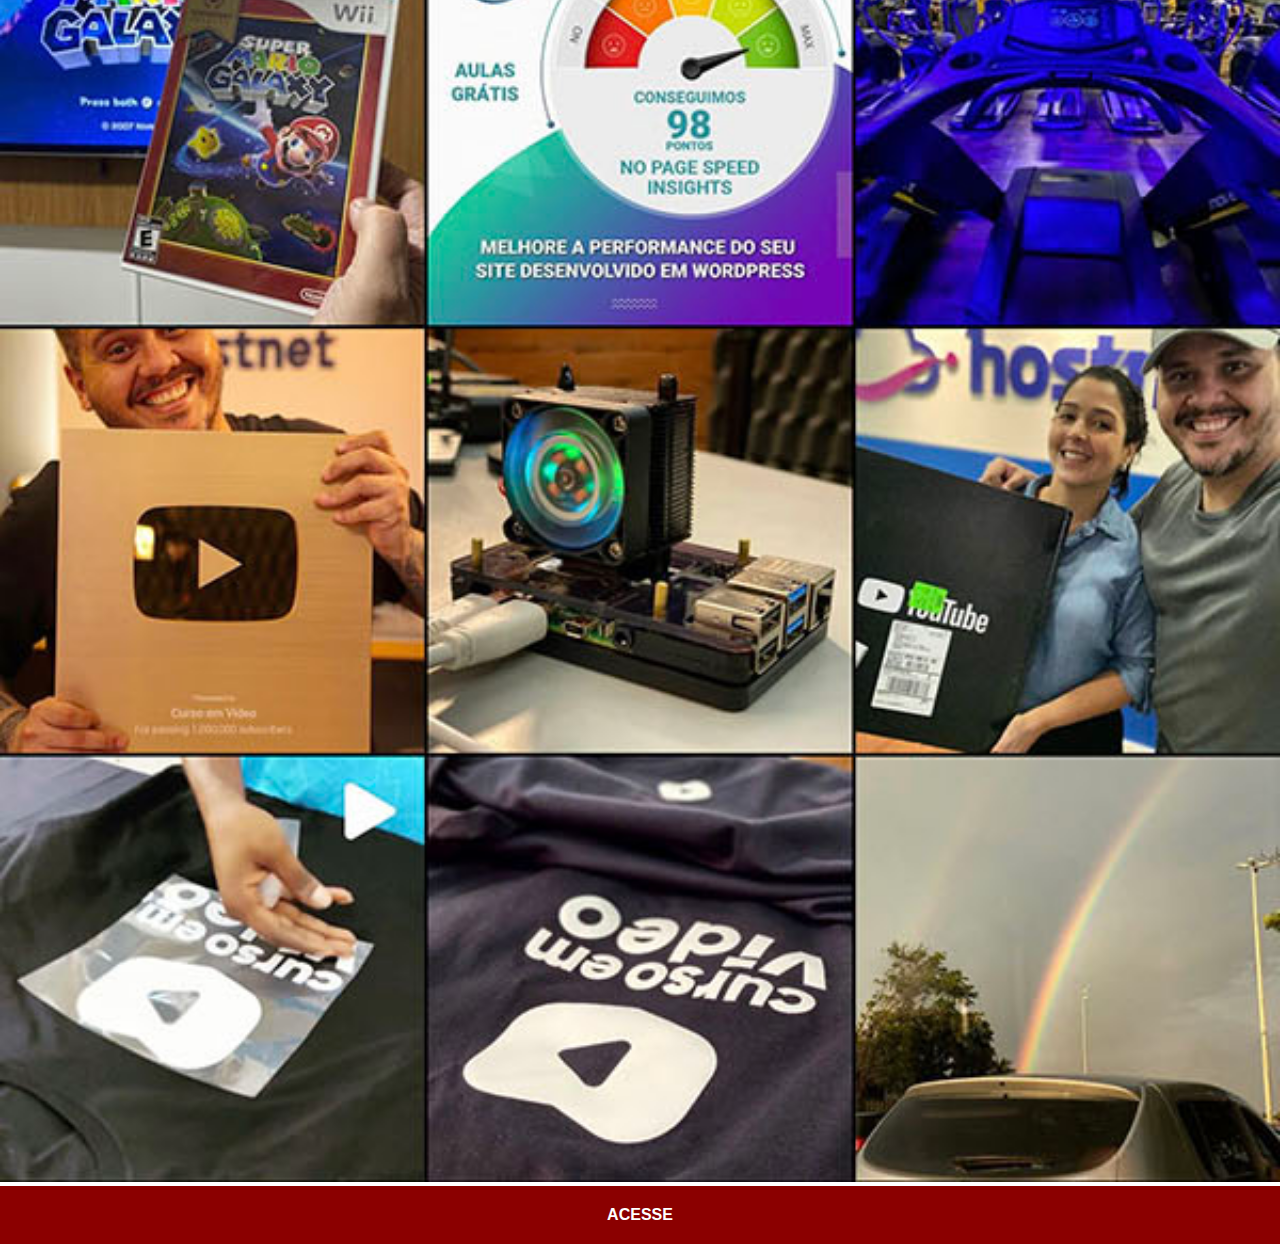
<file: instagram.html>
<!DOCTYPE html>
<html lang="pt-br">
<head>
    <meta charset="UTF-8">
    <meta name="viewport" content="width=device-width, initial-scale=1.0">
    <link rel="stylesheet" href="estilos/social.css">
    <title>Instagram</title>
</head>
<body>
    <img src="imagens/tela-instagram.jpg" alt="Instagram">
    <a href="https://www.instagram.com/diiego_cp/" target="_blank">ACESSE</a>
</body>
</html>
</file>
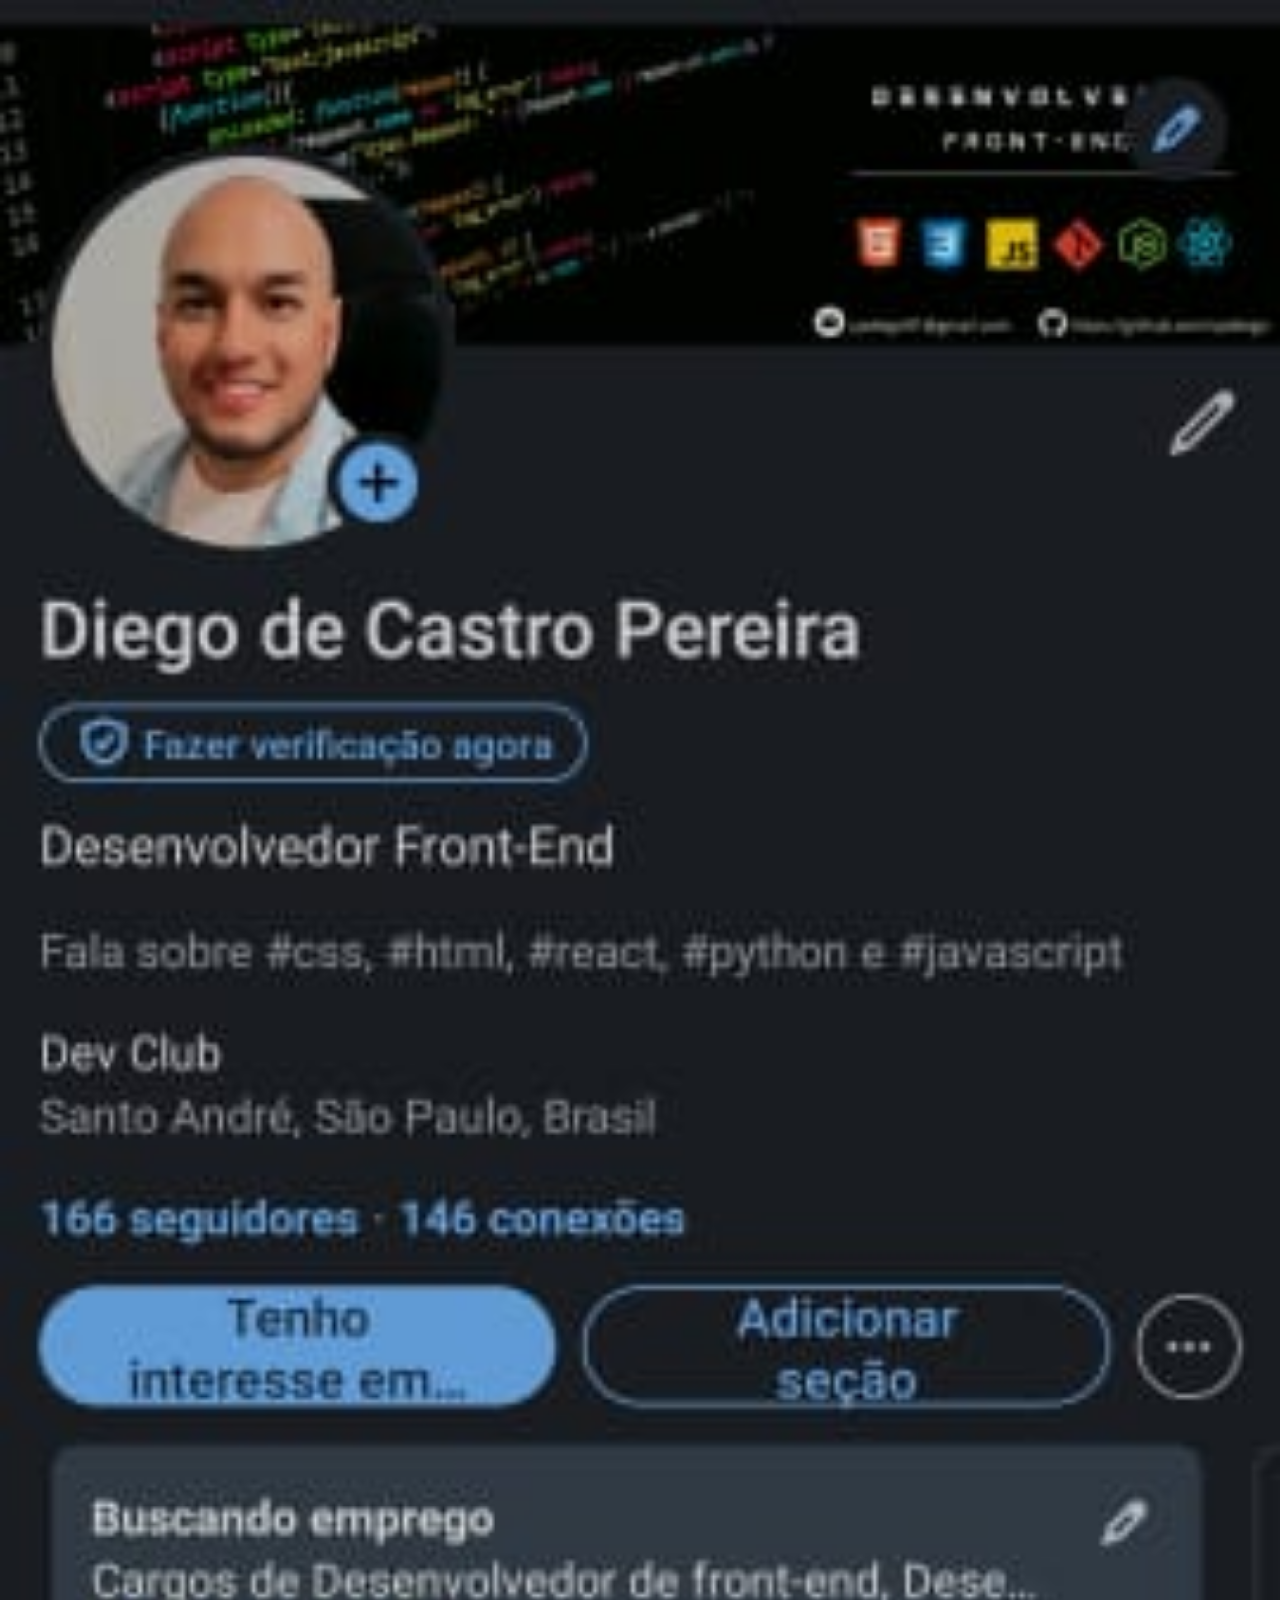
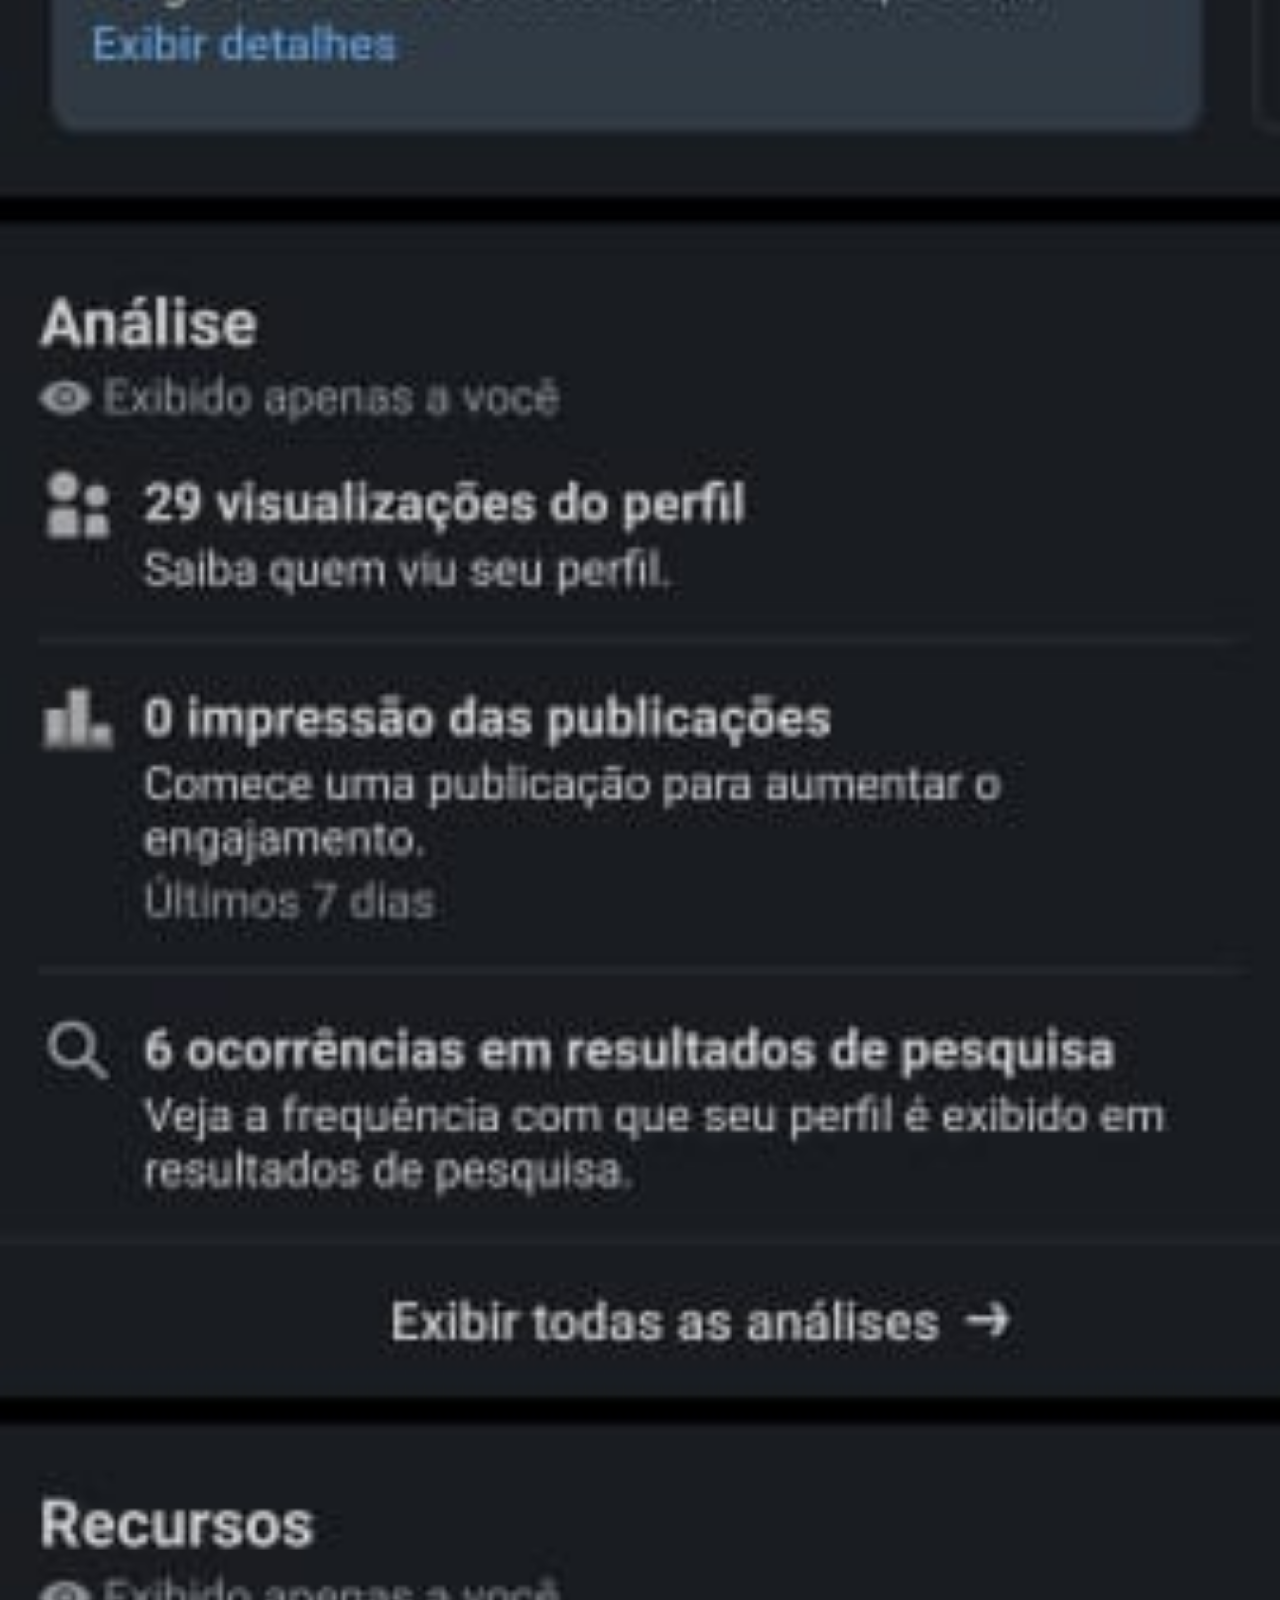
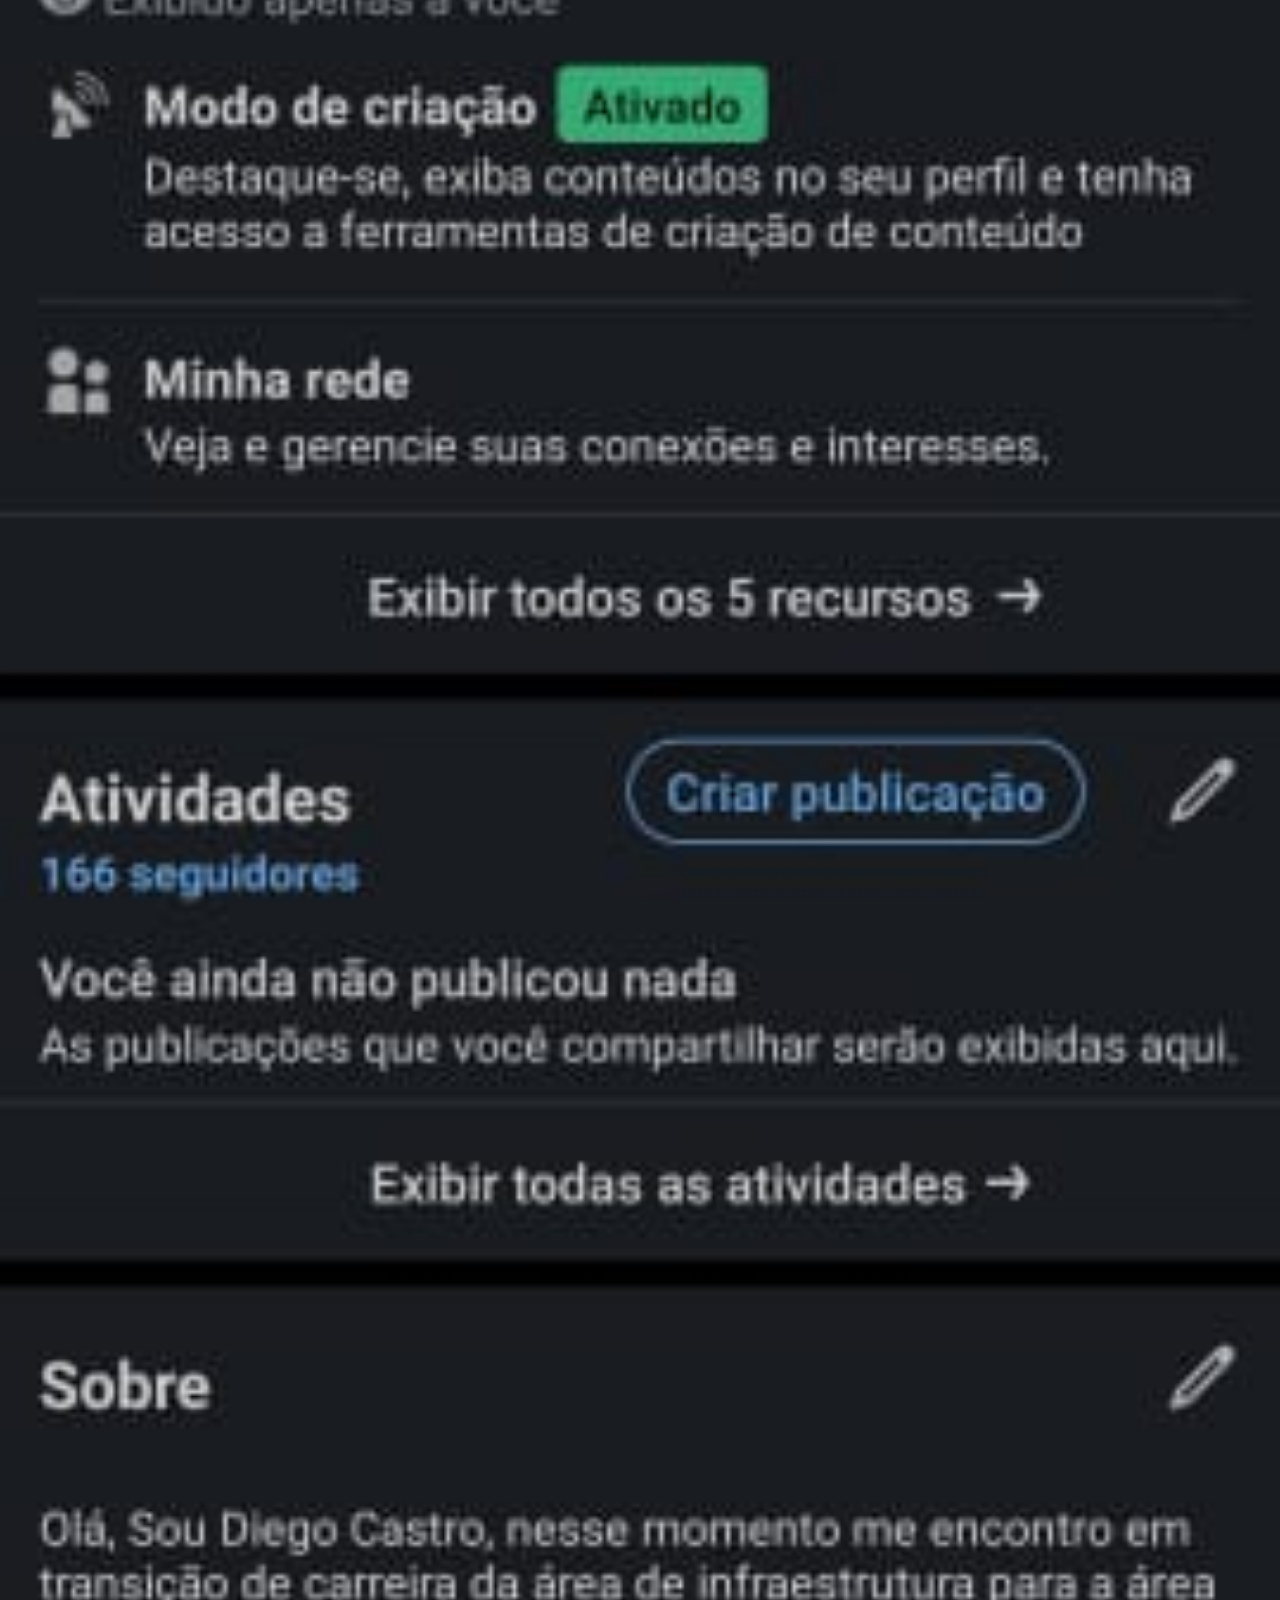
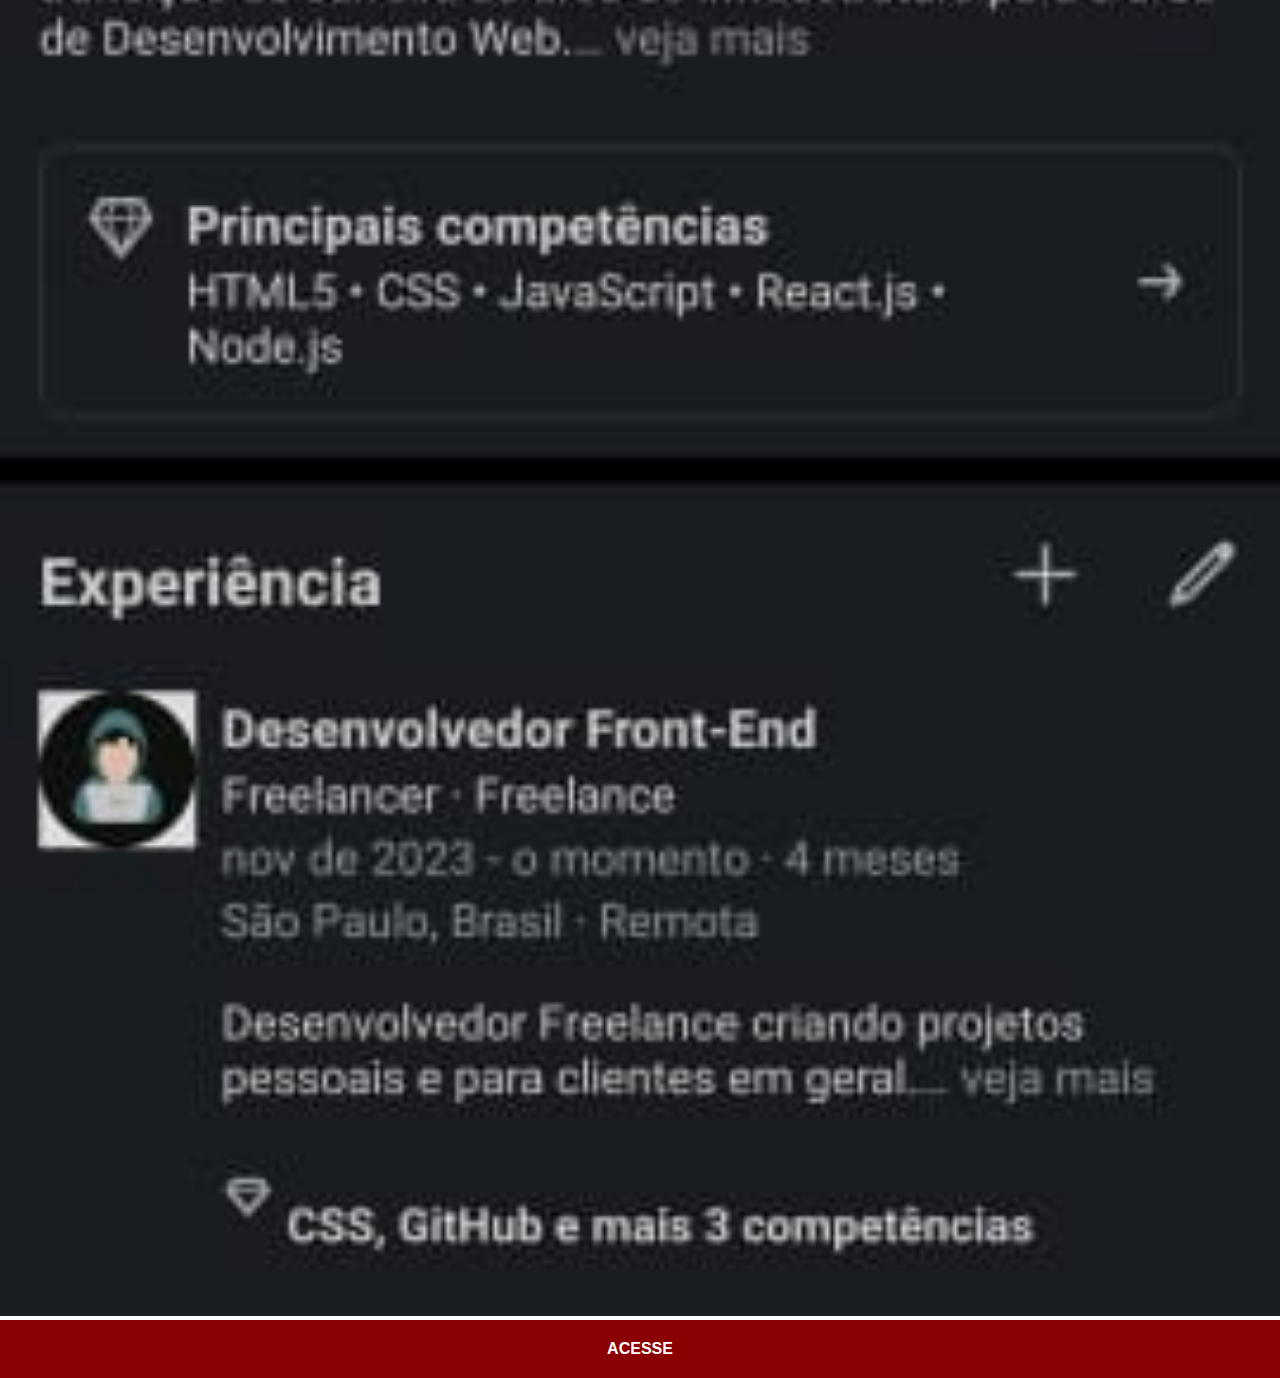
<file: linkedin.html>
<!DOCTYPE html>
<html lang="pt-br">
<head>
    <meta charset="UTF-8">
    <meta name="viewport" content="width=device-width, initial-scale=1.0">
    <link rel="stylesheet" href="estilos/social.css">
    <title>LinkedIn</title>
</head>
<body>
    <img src="imagens/tela-linkedin-diego.jpg" alt="LinkedIn">
    <a href="https://www.linkedin.com/in/cp-diego/" target="_blank">ACESSE</a>
</body>
</html>
</file>
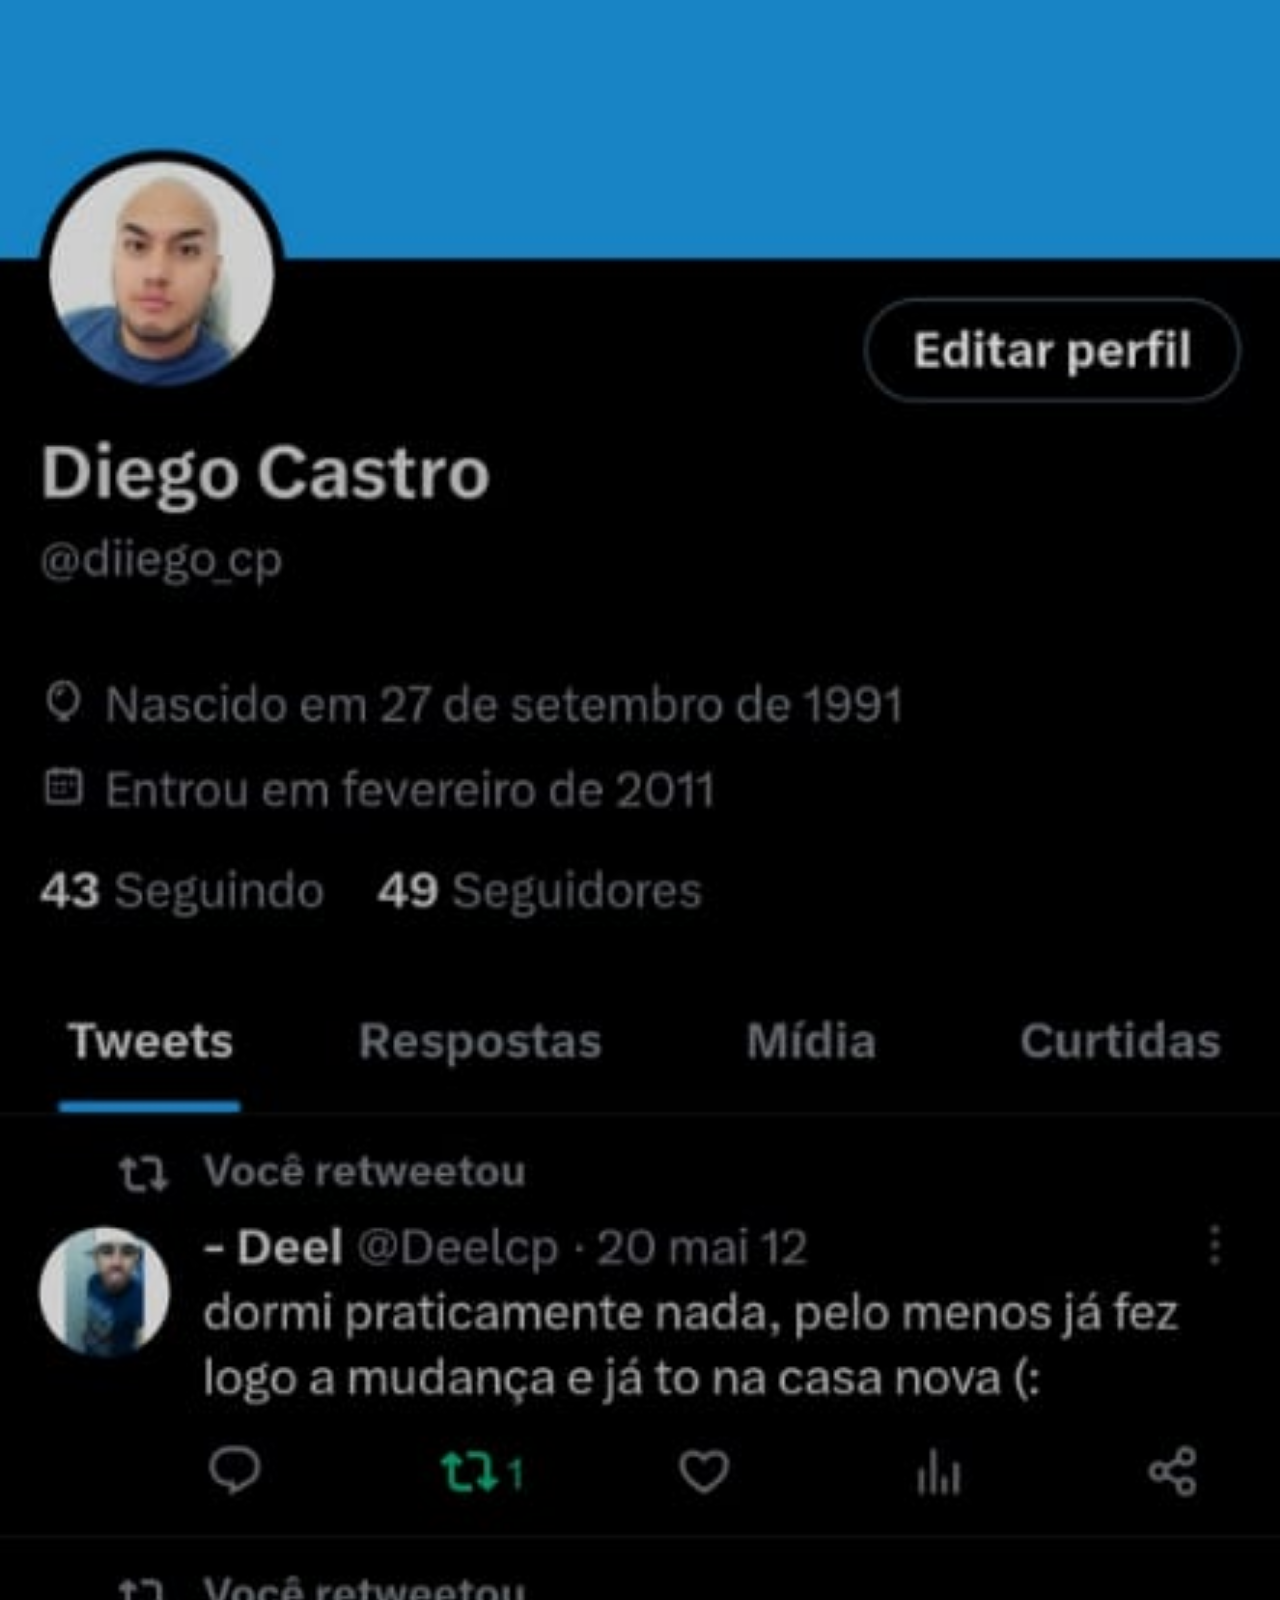
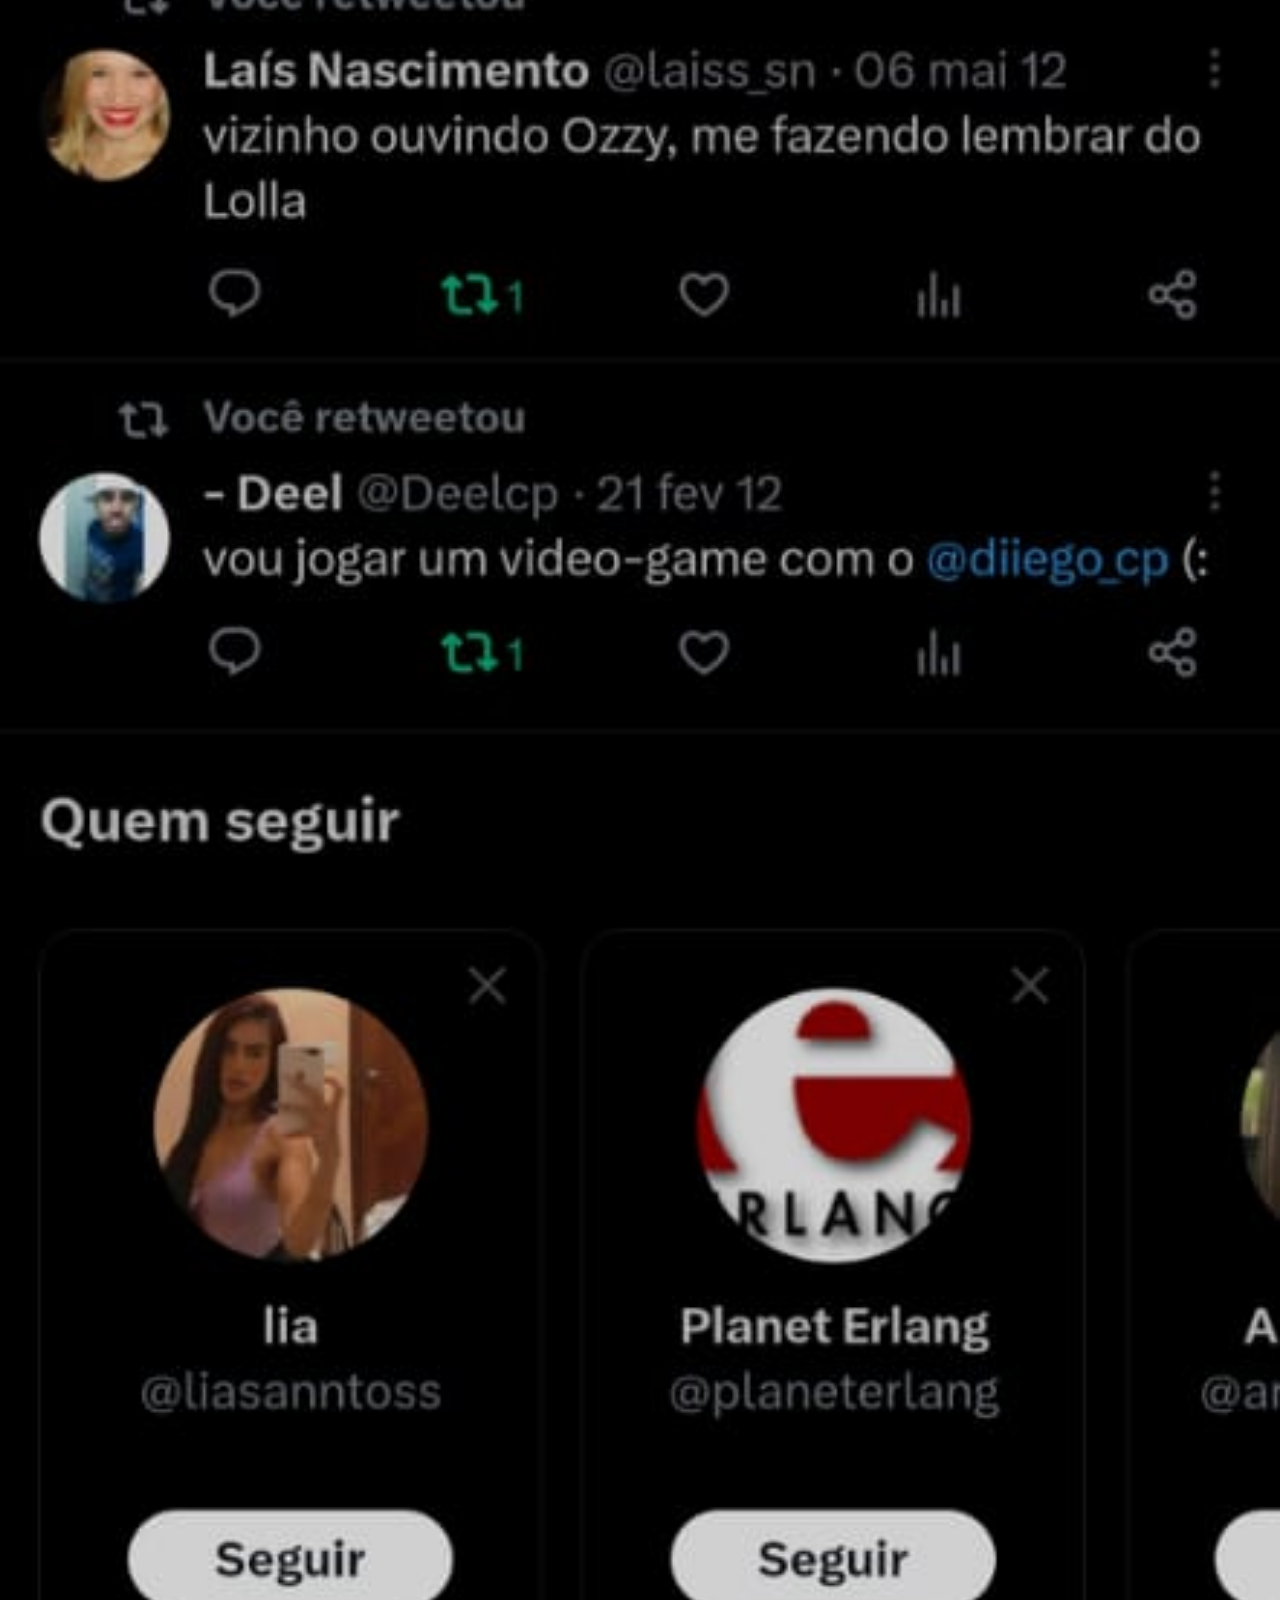
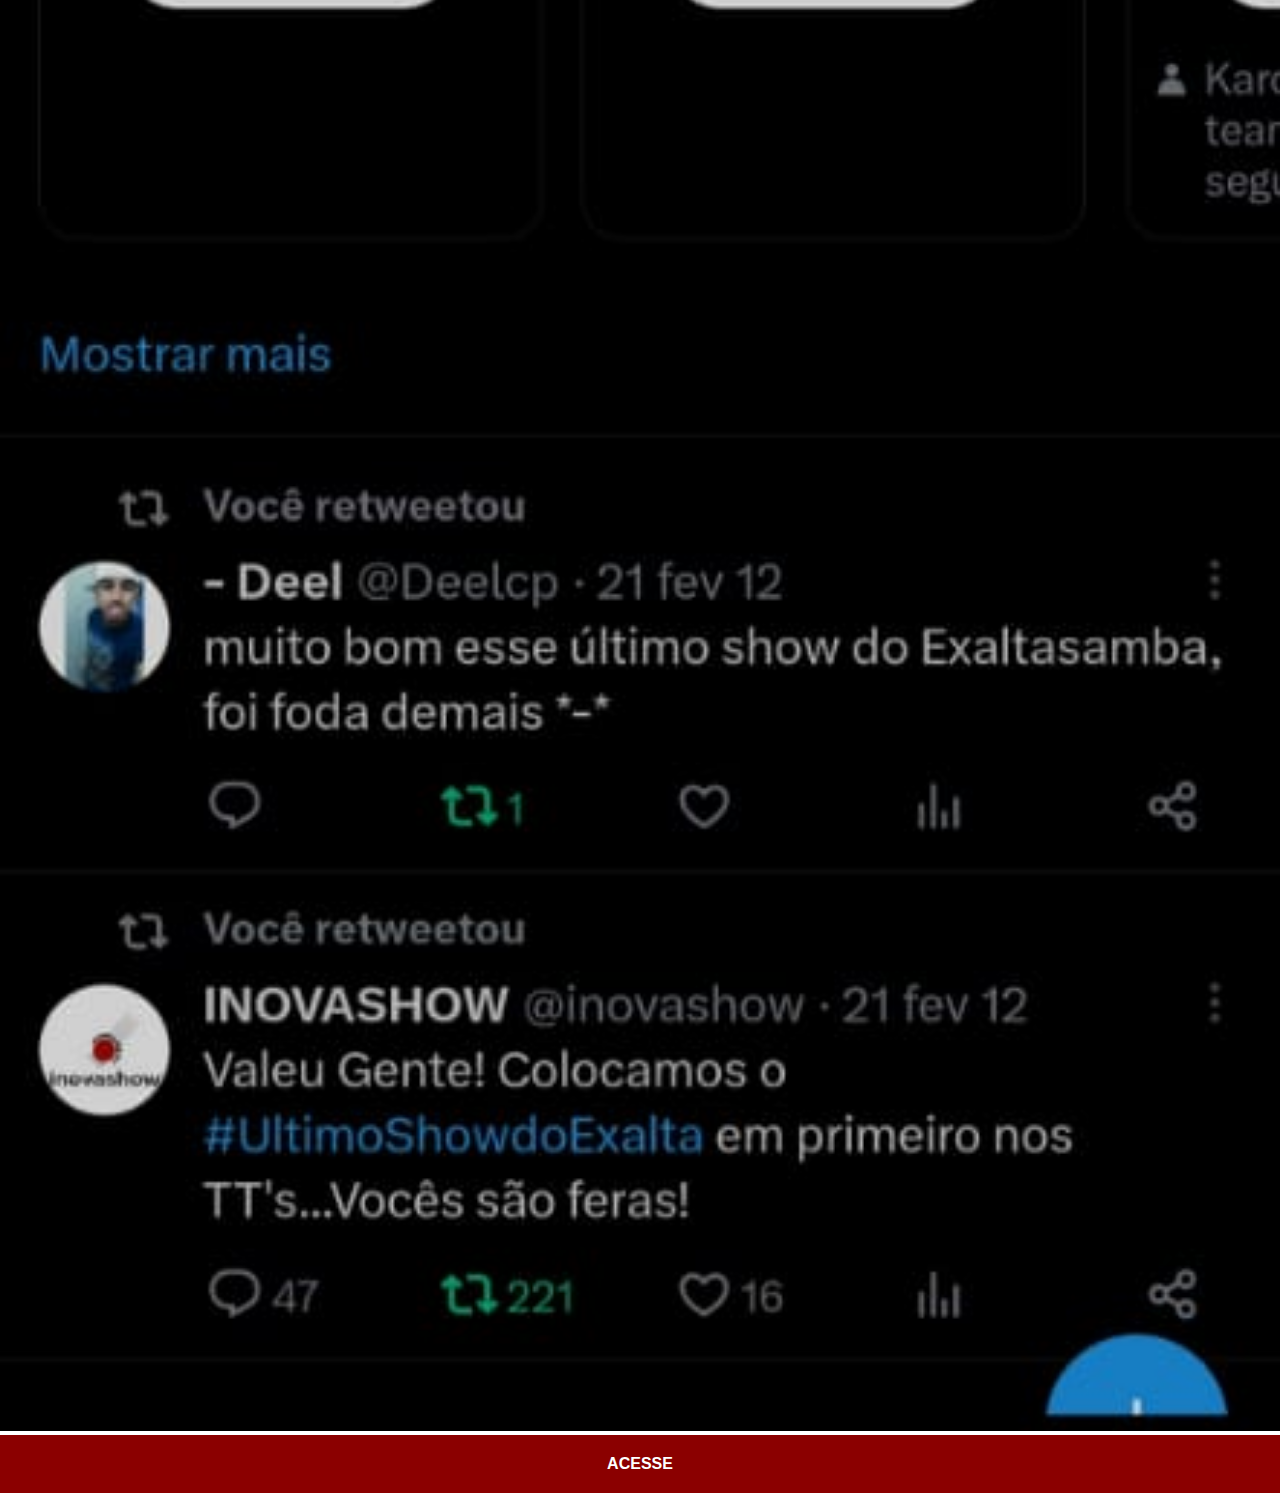
<file: twitter.html>
<!DOCTYPE html>
<html lang="pt-br">
<head>
    <meta charset="UTF-8">
    <meta name="viewport" content="width=device-width, initial-scale=1.0">
    <link rel="stylesheet" href="estilos/social.css">
    <title>Twitter</title>
</head>
<body>
    <img src="imagens/tela-twitter-diego.jpg" alt="Twitter">
    <a href="https://twitter.com/diiego_cp" target="_blank">ACESSE</a>
</body>
</html>
</file>
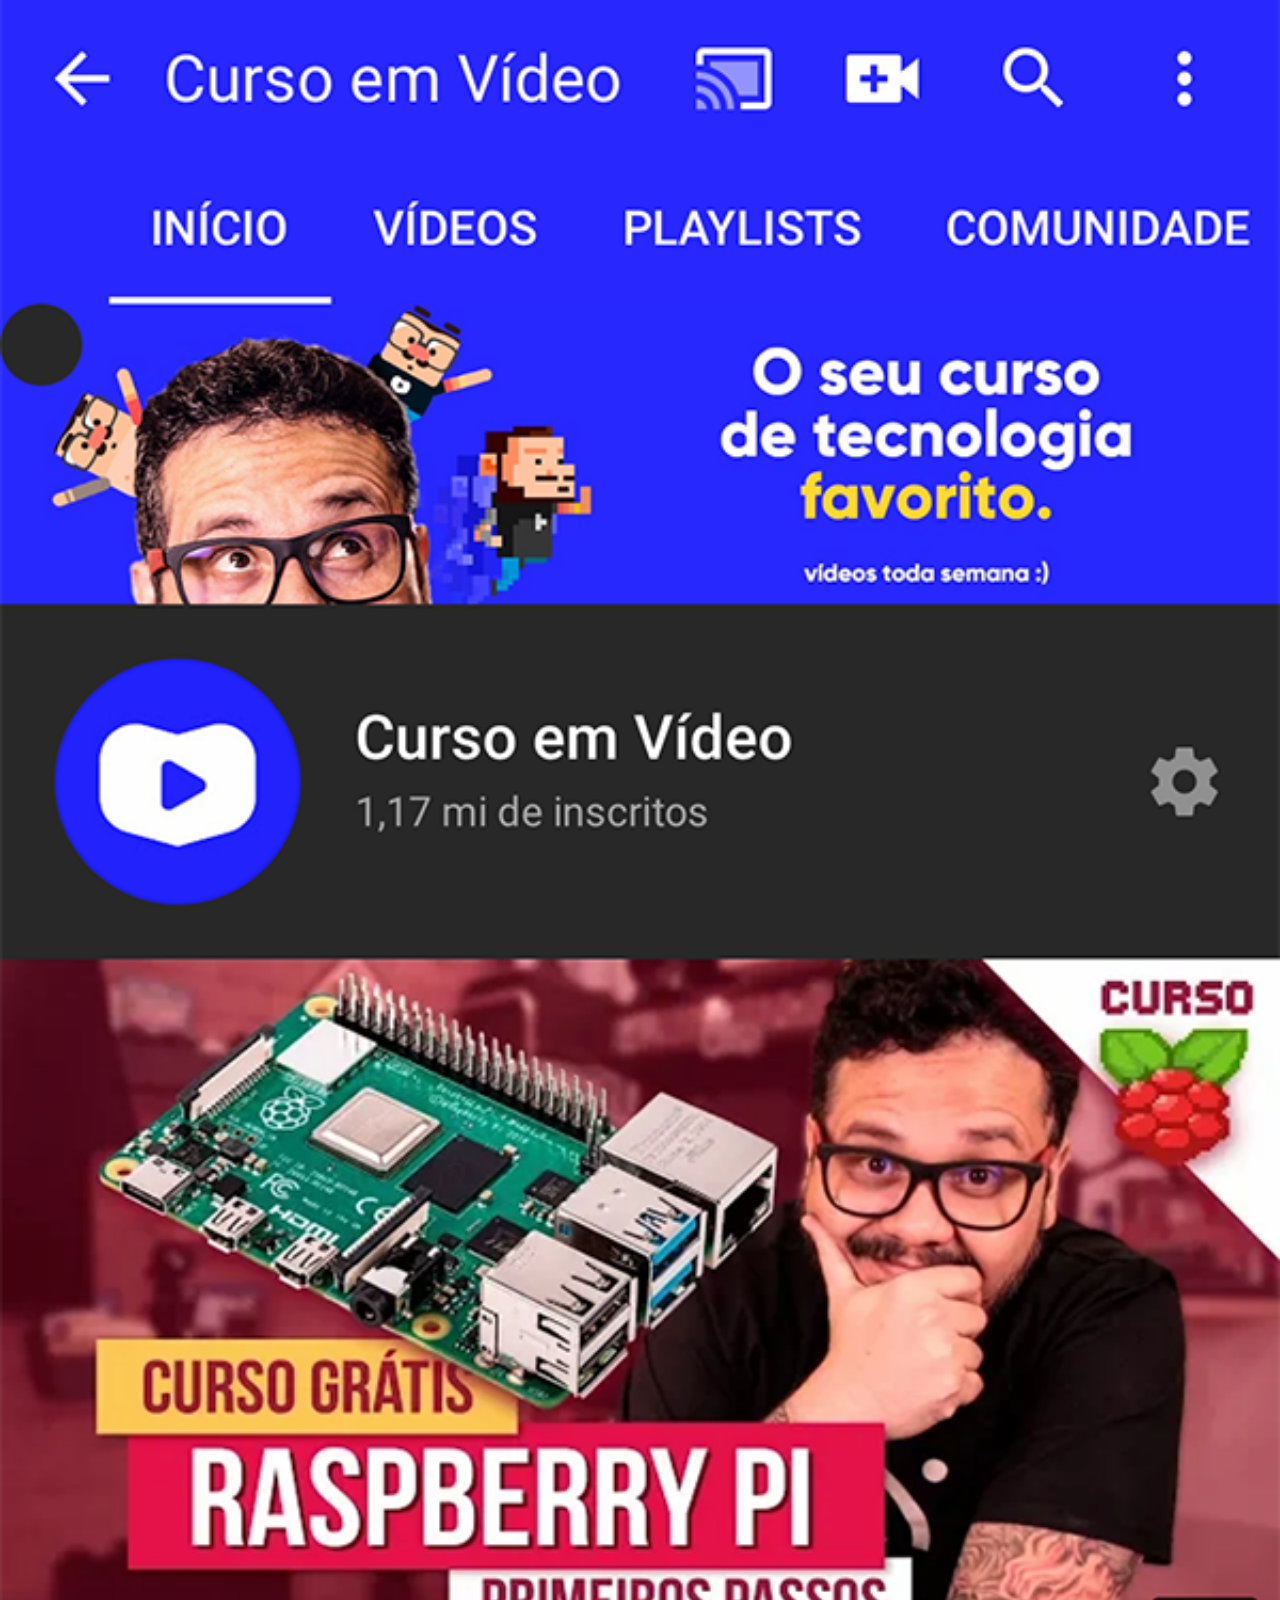
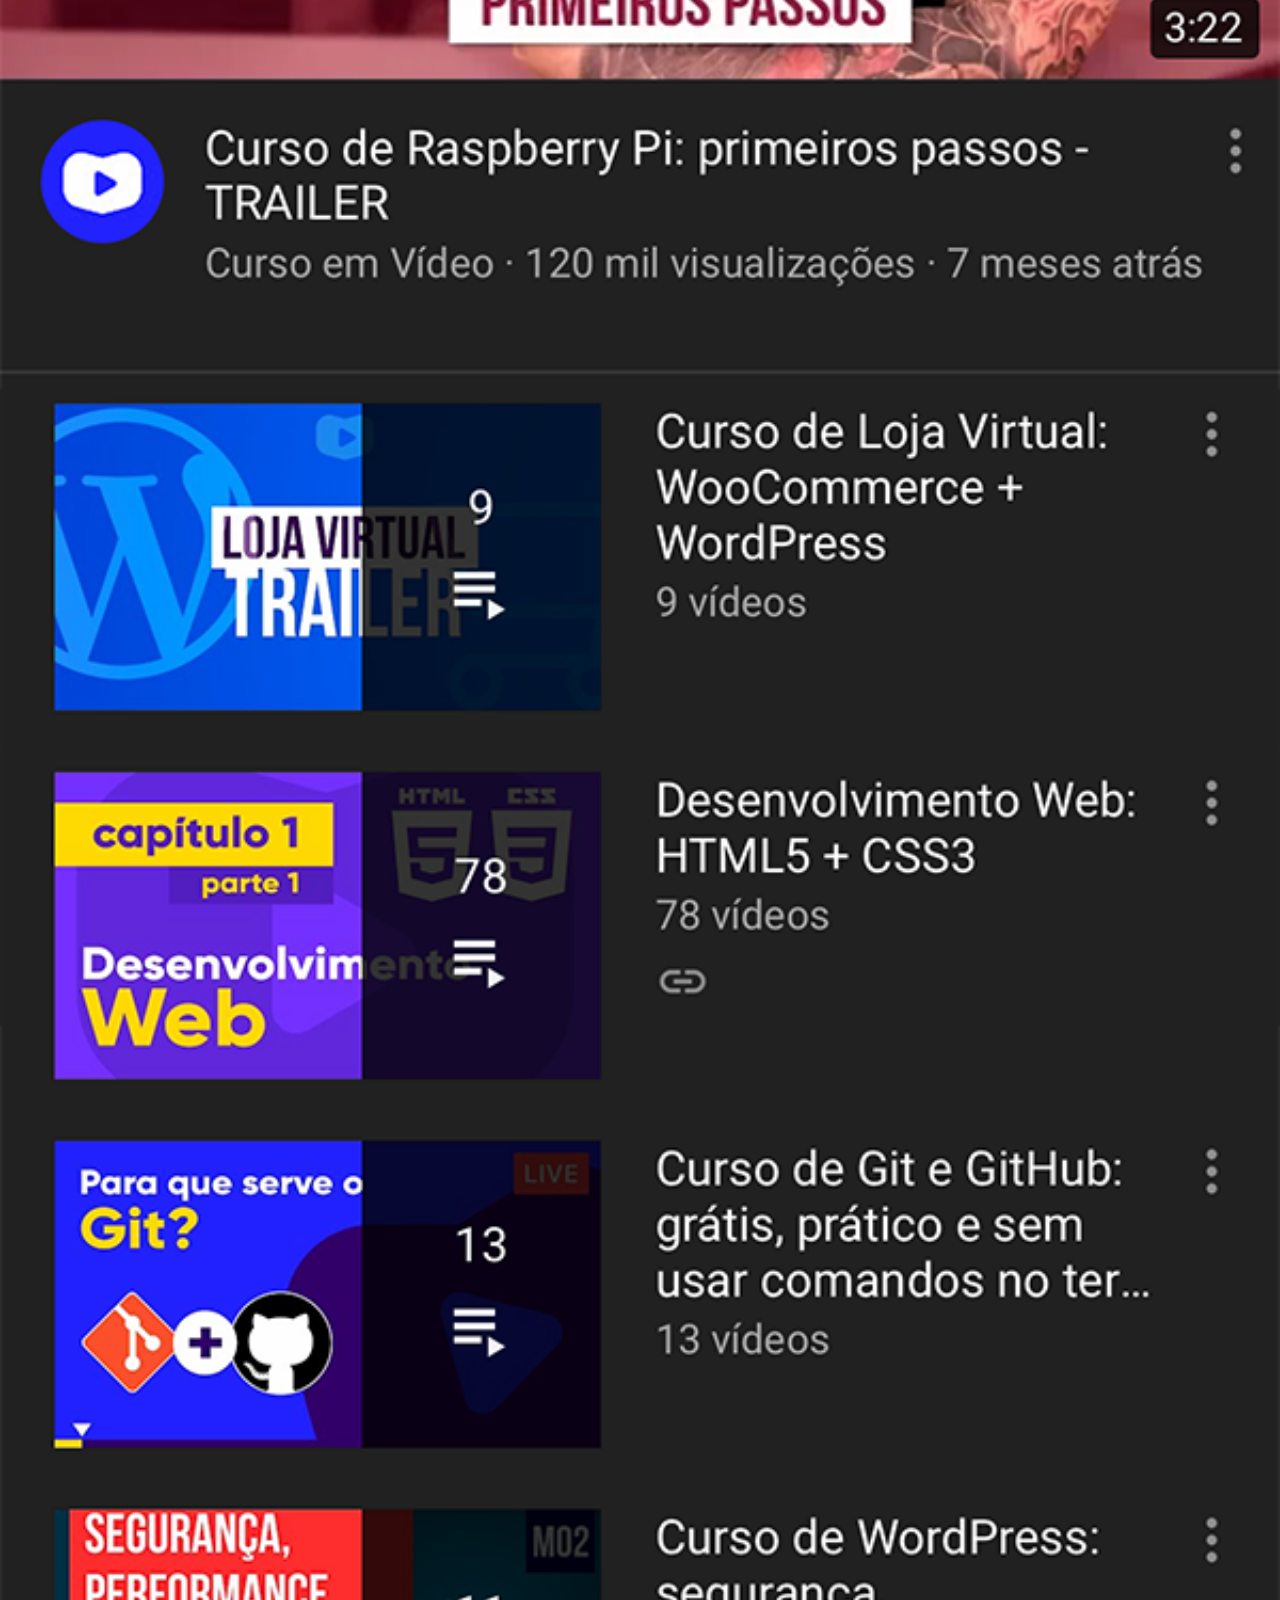
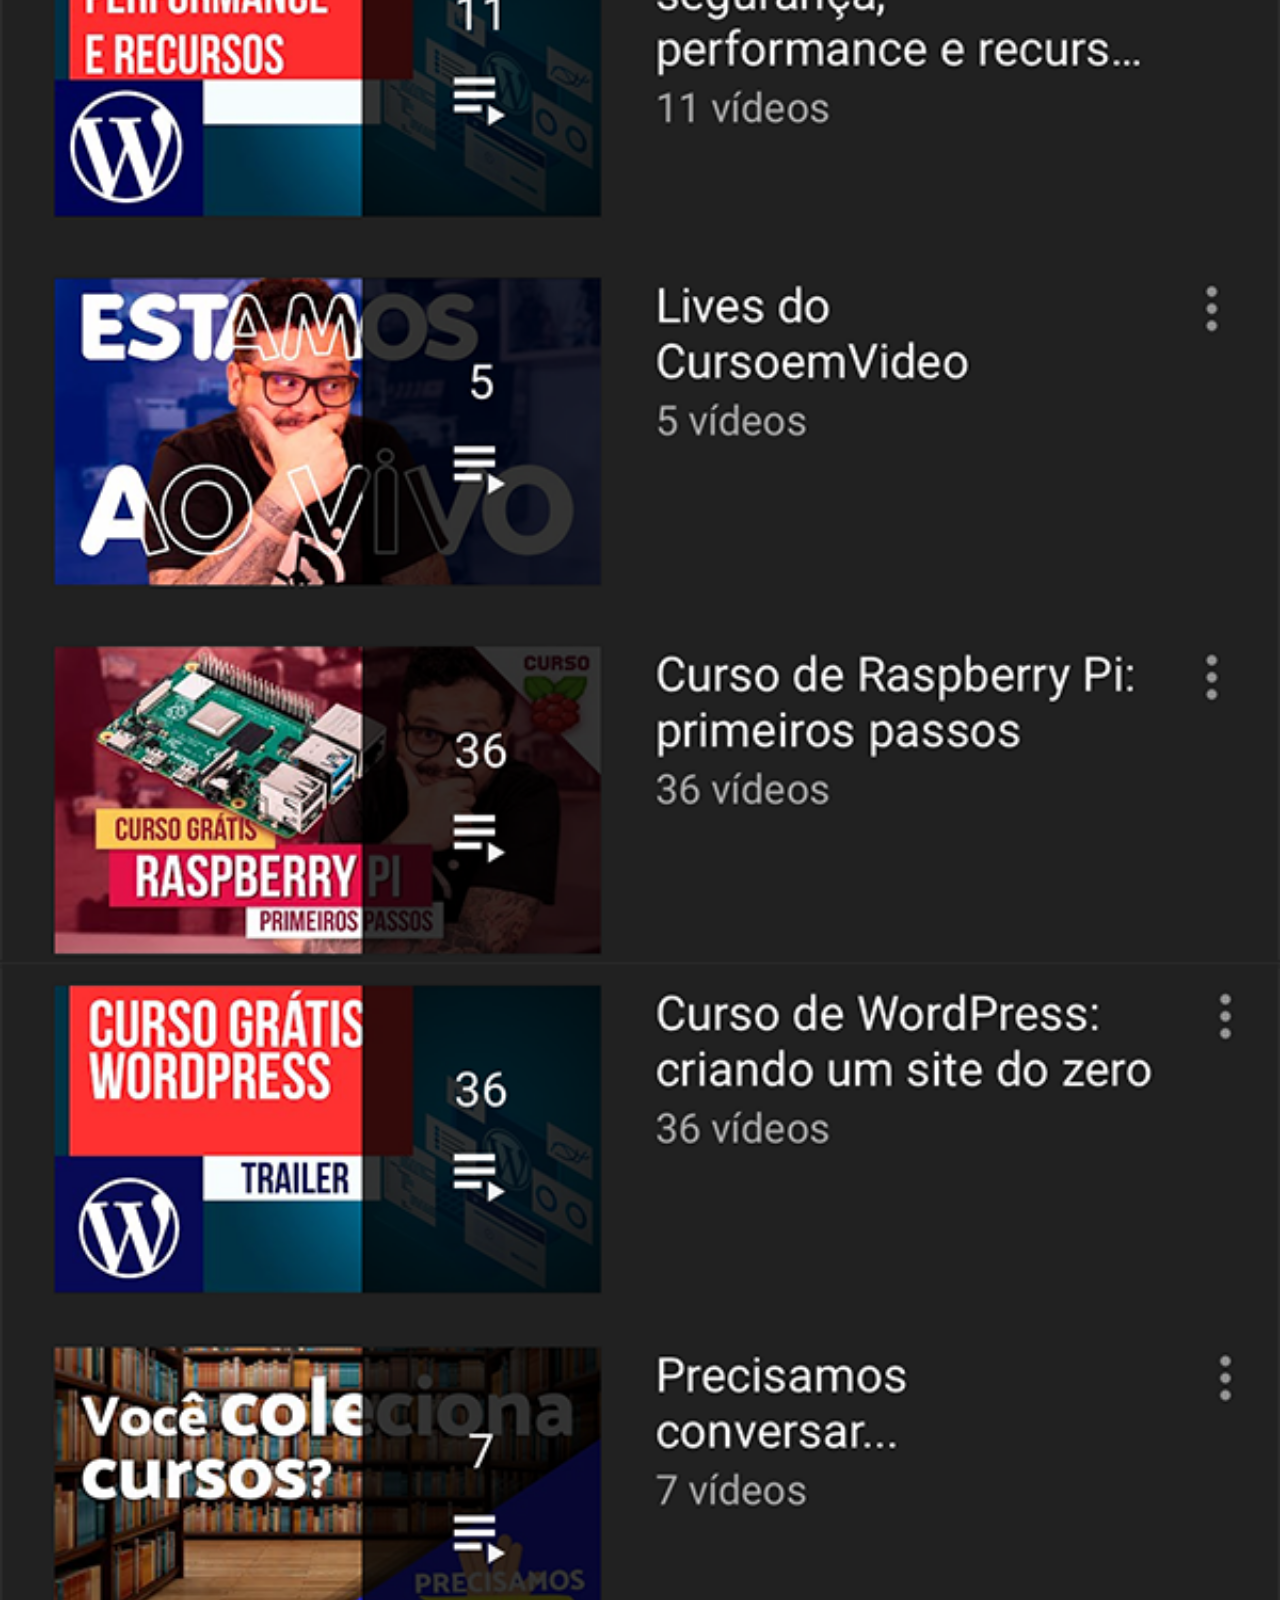
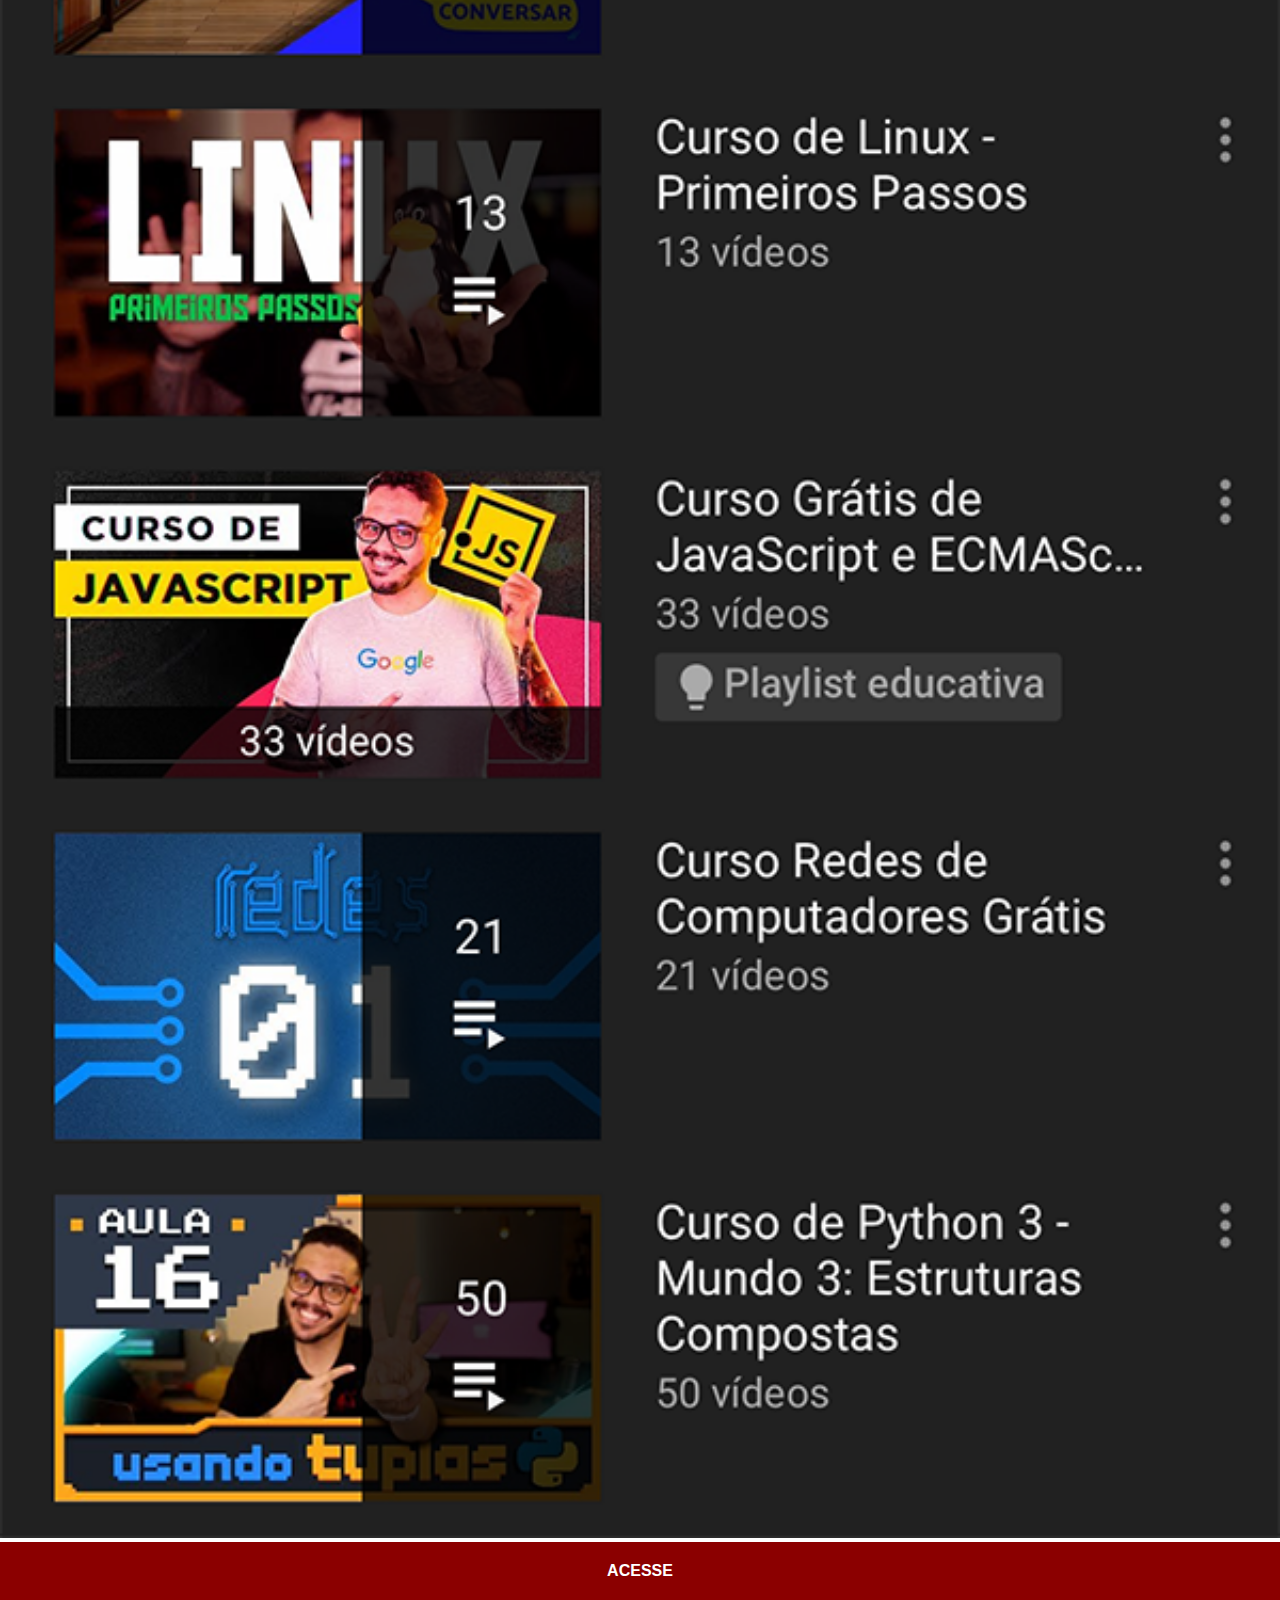
<file: youtube.html>
<!DOCTYPE html>
<html lang="pt-br">
<head>
    <meta charset="UTF-8">
    <meta name="viewport" content="width=device-width, initial-scale=1.0">
    <link rel="stylesheet" href="estilos/social.css">
    <title>YouTube</title>
</head>
<body>
    <img src="imagens/tela-youtube.png" alt="YouTube">
    <a href="https://www.youtube.com/channel/UCS0BSJLP7I94dU5LSlGuqEw" target="_blank">ACESSE</a>
</body>
</html>
</file>
<file: estilos/style.css>
@charset "UTF-8";

* {
    margin: 0px;
    padding: 0px;
    font-family: Arial, Helvetica, sans-serif;
}

html, body {
    height: 100vh;
    width: 100vw;
    background-color: black;
}

body {
    background: url('../imagens/fundo-madeira.jpg') no-repeat top center;
    background-size: cover;
    background-attachment: fixed;
}

main {
    position: relative;
    height: 100vh;
}

section#telefone {
    position: absolute;
    top: 50%;
    left: 50%;
    transform: translate(-50%, -50%);
    height: 627px;
    width: 311px;
    background: url('../imagens/frame-iphone.png') no-repeat;
}

iframe#tela {
    position: relative;
    top: 80px;
    left: 22px;
    width: 267px;
    height: 471px;
}
</file>
<file: estilos/social.css>
@charset "UTF-8";

* {
    margin: 0px;
    padding: 0px;
    font-family: Arial, Helvetica, sans-serif;
}

::-webkit-scrollbar {
    width: 0px;
    height: 0px;
}

img {
    width: 100vw;
}

a {
    display: block;
    background-color: darkred;
    color: white;
    padding: 20px;
    text-align: center;
    font-weight: bolder;
    text-decoration: none;
}

a:hover {
    background-color: red;
}
</file>
